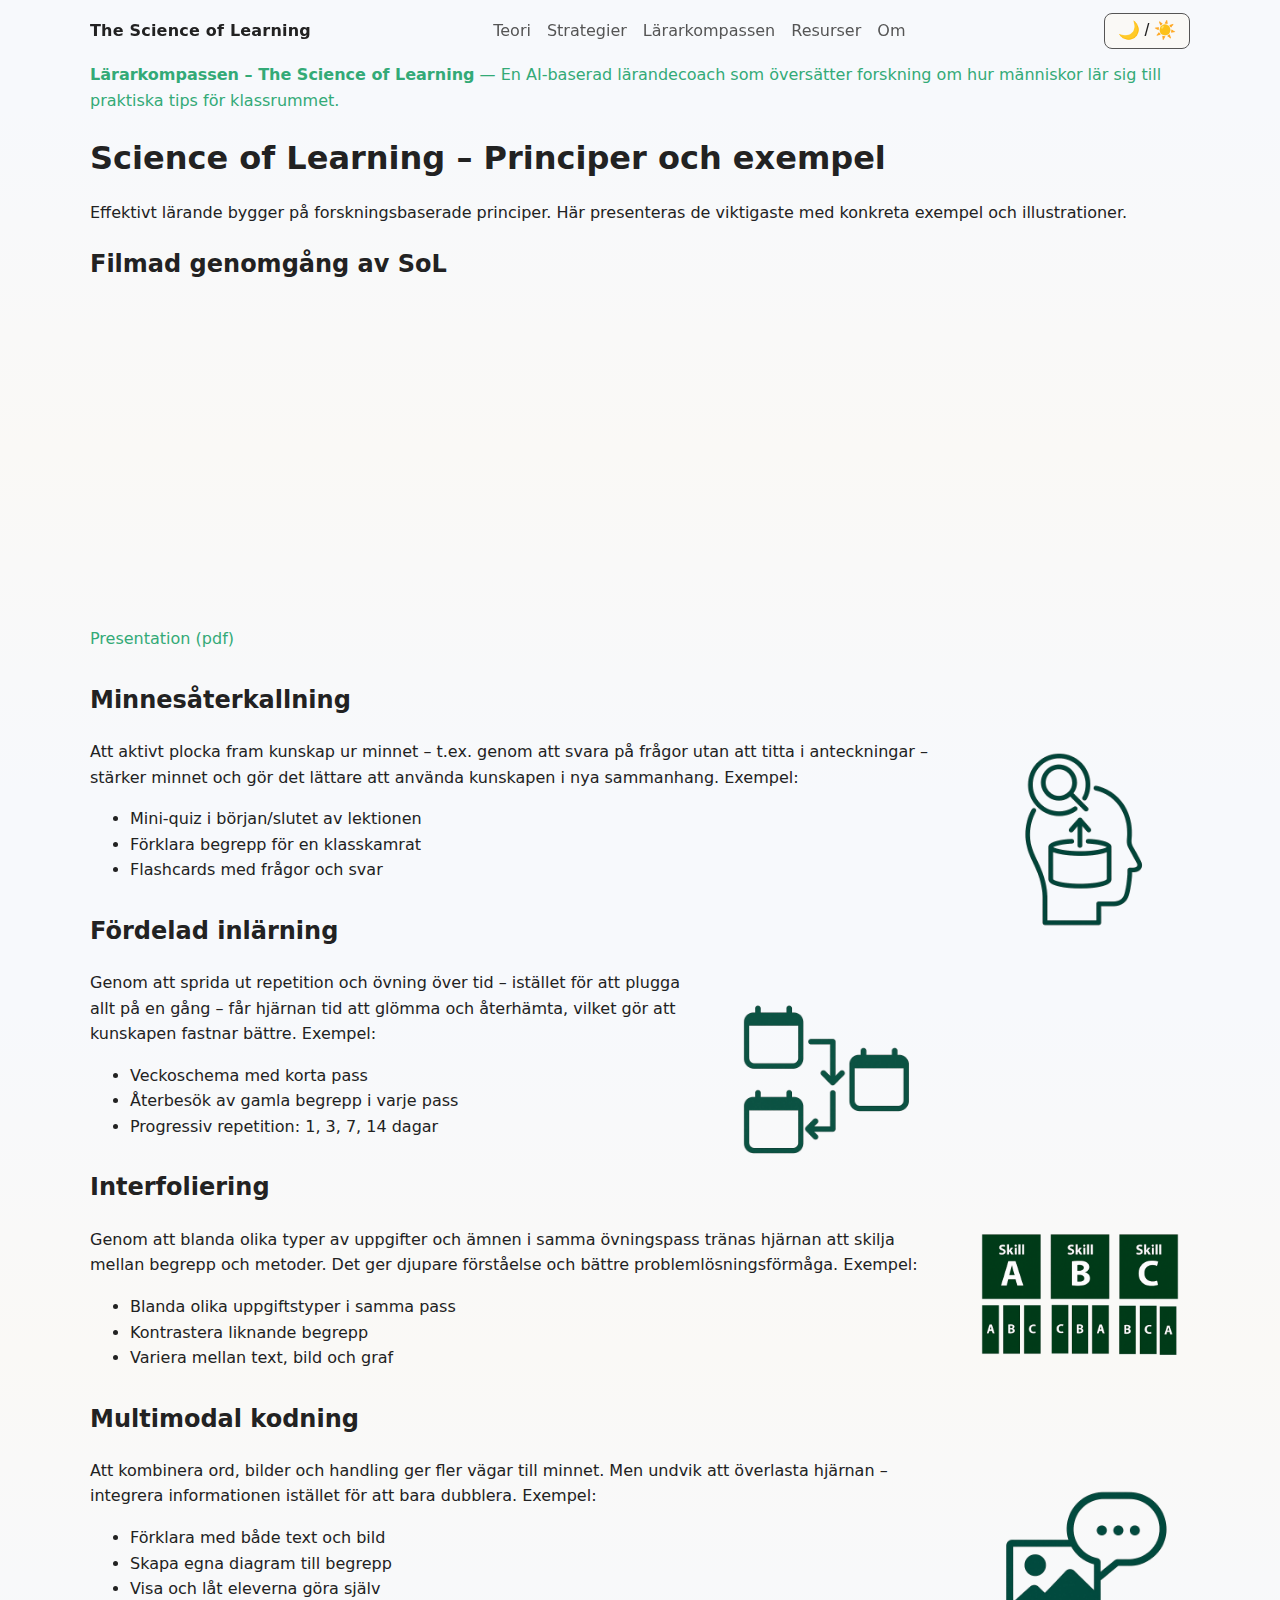
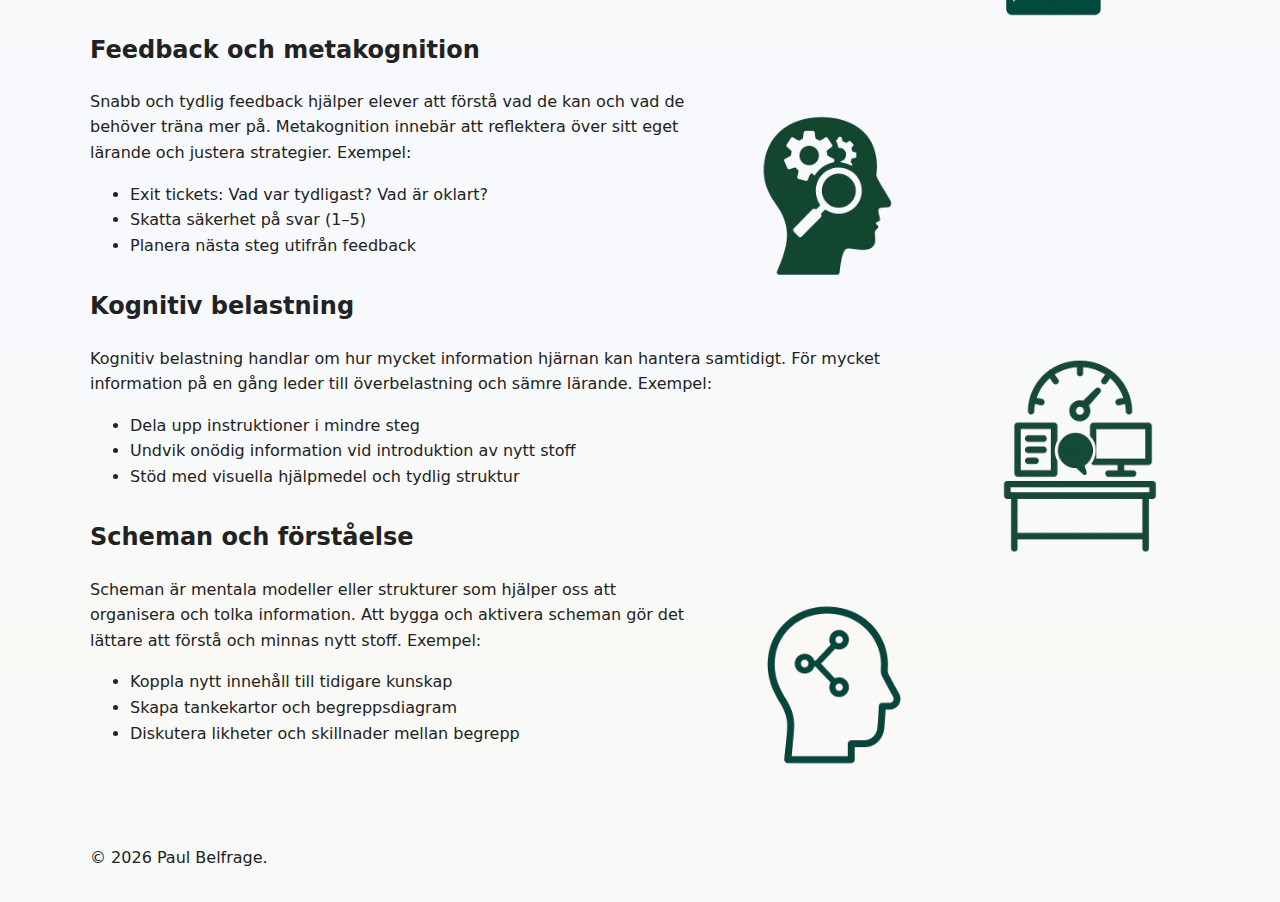
<file: index.html>
<!doctype html>
<html lang="sv">

<head>
    <meta charset="utf-8" />
    <meta name="viewport" content="width=device-width, initial-scale=1" />
    <title>Principer – The Science of Learning</title>
    <link rel="stylesheet" href="./assets/css/styles.css" />
</head>

<body>
    <a class="skip-link" href="#main">Hoppa till innehåll</a>
    <header class="site-header">
        <div class="container header-inner">
            <a class="brand" href="./">The Science of Learning</a>
            <nav aria-label="Huvudmeny">
                <button class="nav-toggle" aria-expanded="false" aria-controls="primary-nav">Meny</button>
                <ul id="primary-nav" class="nav">

                    <li><a href="teori.html">Teori</a></li>
                    <li><a href="strategier.html">Strategier</a></li>
                    <li><a href="lararkompassen.html">Lärarkompassen</a></li>
                    <li><a href="resurser.html">Resurser</a></li>
                    <li><a href="om.html">Om</a></li>
                </ul>
            </nav>
            <button id="theme-toggle" aria-label="Växla mörkt/ljust läge" style="margin-left:1rem;">🌙 / ☀️</button>
        </div>
    </header>

    </div>
    <div class="lararkompassen-banner container" role="region" aria-label="Lärarkompassen-banner">
        <p><a href="https://chatgpt.com/g/g-68f9e45269fc8191842785bf87837dce-larcoachen-the-science-of-learning"
                target="_blank" rel="noopener"><strong>Lärarkompassen – The Science of Learning</strong> — En AI-baserad
                lärandecoach som översätter forskning om hur människor lär sig till praktiska tips för klassrummet.</a>
        </p>
    </div>

    <main id="main" class="container">
        <h1>Science of Learning – Principer och exempel</h1>
        <p>Effektivt lärande bygger på forskningsbaserade principer. Här presenteras de viktigaste med konkreta exempel
            och
            illustrationer.</p>


        <section id="sol-video" aria-label="Filmad genomgång av SoL">
            <h2>Filmad genomgång av SoL</h2>

            <iframe width="560" height="315" src="https://www.youtube.com/embed/6C6BtXAGpTU?si=Blps6Oxj-lZ3axlH"
                title="YouTube video player" frameborder="0"
                allow="accelerometer; autoplay; clipboard-write; encrypted-media; gyroscope; picture-in-picture; web-share"
                referrerpolicy="strict-origin-when-cross-origin" allowfullscreen></iframe>
            <br>
            <a class="pres" href="content/tsol.pdf" target="_blank">Presentation (pdf)</a>
        </section>

        <section id="hamtning">
            <h2>Minnesåterkallning</h2>
            <img src="/content/minnesaterkallning.png" alt="Minnesåterkallning"
                style="max-width:220px;float:right;margin:0 0 1rem 2rem;">
            <p>Att aktivt plocka fram kunskap ur minnet – t.ex. genom att svara på frågor utan att titta i anteckningar
                –
                stärker minnet och gör det lättare att använda kunskapen i nya sammanhang. Exempel:</p>
            <ul>
                <li>Mini-quiz i början/slutet av lektionen</li>
                <li>Förklara begrepp för en klasskamrat</li>
                <li>Flashcards med frågor och svar</li>
            </ul>
        </section>

        <section id="fordelning">
            <h2>Fördelad inlärning</h2>
            <img src="/content/fordelad-inlarning.png" alt="Fördelad inlärning"
                style="max-width:220px;float:right;margin:0 0 1rem 2rem;">
            <p>Genom att sprida ut repetition och övning över tid – istället för att plugga allt på en gång – får
                hjärnan
                tid att glömma och återhämta, vilket gör att kunskapen fastnar bättre. Exempel:</p>
            <ul>
                <li>Veckoschema med korta pass</li>
                <li>Återbesök av gamla begrepp i varje pass</li>
                <li>Progressiv repetition: 1, 3, 7, 14 dagar</li>
            </ul>
        </section>

        <section id="vaxling">
            <h2>Interfoliering</h2>
            <img src="/content/interleaving.png" alt="Interfoliering"
                style="max-width:220px;float:right;margin:0 0 1rem 2rem;">
            <p>Genom att blanda olika typer av uppgifter och ämnen i samma övningspass tränas hjärnan att skilja mellan
                begrepp och metoder. Det ger djupare förståelse och bättre problemlösningsförmåga. Exempel:</p>
            <ul>
                <li>Blanda olika uppgiftstyper i samma pass</li>
                <li>Kontrastera liknande begrepp</li>
                <li>Variera mellan text, bild och graf</li>
            </ul>
        </section>

        <section id="dual">
            <h2>Multimodal kodning</h2>
            <img src="/content/dubbel-kodning.png" alt="Multimodal kodning"
                style="max-width:220px;float:right;margin:0 0 1rem 2rem;">
            <p>Att kombinera ord, bilder och handling ger fler vägar till minnet. Men undvik att överlasta hjärnan –
                integrera informationen istället för att bara dubblera. Exempel:</p>
            <ul>
                <li>Förklara med både text och bild</li>
                <li>Skapa egna diagram till begrepp</li>
                <li>Visa och låt eleverna göra själv</li>
            </ul>
        </section>

        <section id="feedback">
            <h2>Feedback och metakognition</h2>
            <img src="/content/metacog.png" alt="Feedback och metakognition"
                style="max-width:220px;float:right;margin:0 0 1rem 2rem;">
            <p>Snabb och tydlig feedback hjälper elever att förstå vad de kan och vad de behöver träna mer på.
                Metakognition innebär att reflektera över sitt eget lärande och justera strategier. Exempel:</p>
            <ul>
                <li>Exit tickets: Vad var tydligast? Vad är oklart?</li>
                <li>Skatta säkerhet på svar (1–5)</li>
                <li>Planera nästa steg utifrån feedback</li>
            </ul>
        </section>

        <section id="kog-belastning">
            <h2>Kognitiv belastning</h2>
            <img src="/content/kog-belast.png" alt="Kognitiv belastning"
                style="max-width:220px;float:right;margin:0 0 1rem 2rem;">
            <p>Kognitiv belastning handlar om hur mycket information hjärnan kan hantera samtidigt. För mycket
                information på en gång leder till överbelastning och sämre lärande. Exempel:</p>
            <ul>
                <li>Dela upp instruktioner i mindre steg</li>
                <li>Undvik onödig information vid introduktion av nytt stoff</li>
                <li>Stöd med visuella hjälpmedel och tydlig struktur</li>
            </ul>
        </section>

        <section id="schema">
            <h2>Scheman och förståelse</h2>
            <img src="/content/schema.png" alt="Scheman och förståelse"
                style="max-width:220px;float:right;margin:0 0 1rem 2rem;">
            <p>Scheman är mentala modeller eller strukturer som hjälper oss att organisera och tolka information. Att
                bygga och aktivera scheman gör det lättare att förstå och minnas nytt stoff. Exempel:</p>
            <ul>
                <li>Koppla nytt innehåll till tidigare kunskap</li>
                <li>Skapa tankekartor och begreppsdiagram</li>
                <li>Diskutera likheter och skillnader mellan begrepp</li>
            </ul>
        </section>
    </main>

    <footer class="site-footer">
        <div class="container footer-inner">
            <p>© <span id="year"></span> Paul Belfrage.</p>
        </div>
    </footer>
    <script src="./assets/js/main.js"></script>
</body>

</html>
</file>
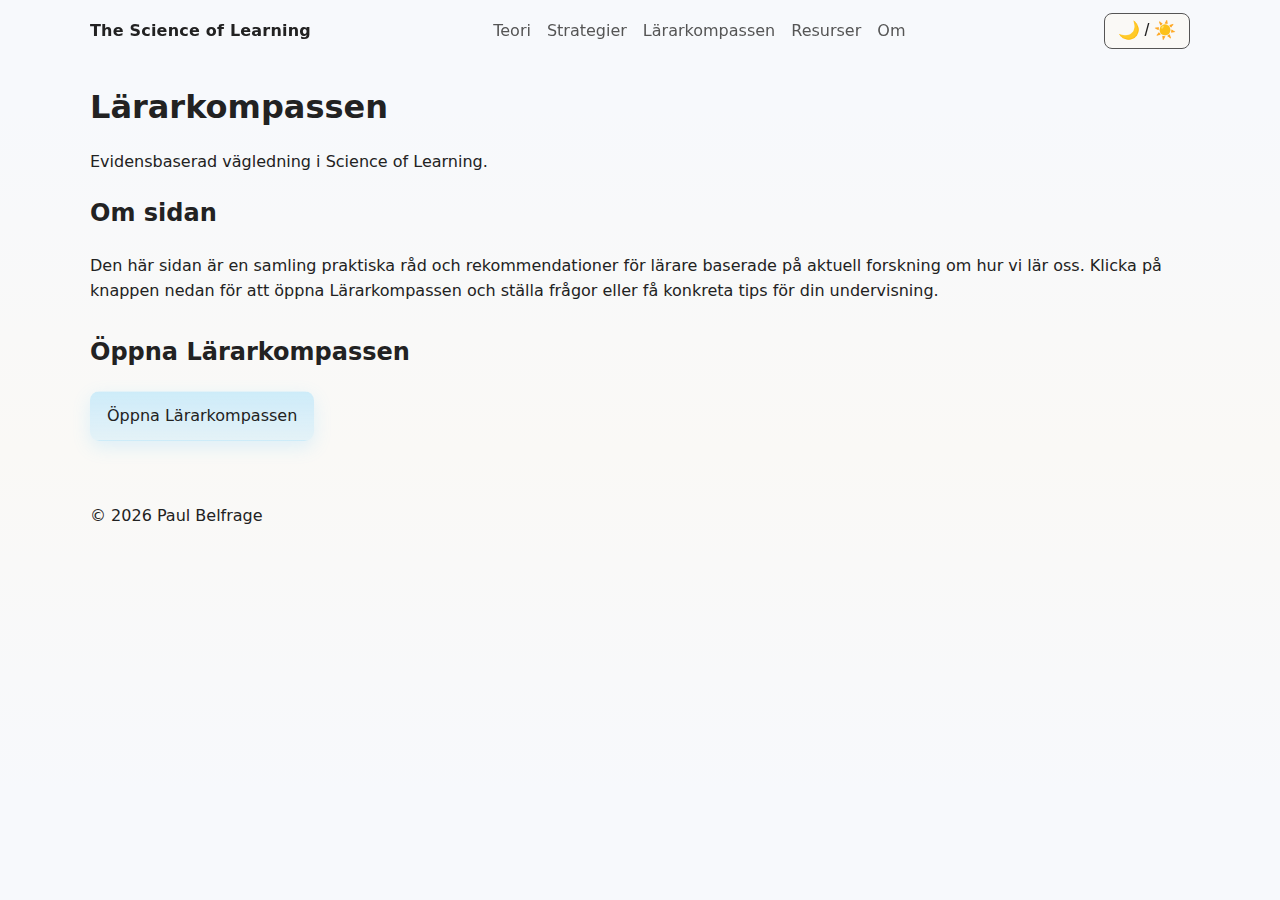
<file: lararkompassen.html>
<!doctype html>
<html lang="sv">

<head>
    <meta charset="utf-8" />
    <meta name="viewport" content="width=device-width, initial-scale=1" />
    <title>Lärarkompassen – The Science of Learning</title>
    <link rel="stylesheet" href="./assets/css/styles.css" />
</head>

<body>
    <a class="skip-link" href="#main">Hoppa till innehåll</a>
    <header class="site-header">
        <div class="container header-inner">
            <a class="brand" href="./">The Science of Learning</a>
            <nav aria-label="Huvudmeny">
                <button class="nav-toggle" aria-expanded="false" aria-controls="primary-nav">Meny</button>
                <ul id="primary-nav" class="nav">

                    <li><a href="teori.html">Teori</a></li>
                    <li><a href="strategier.html">Strategier</a></li>
                    <li><a href="lararkompassen.html">Lärarkompassen</a></li>
                    <li><a href="resurser.html">Resurser</a></li>
                    <li><a href="om.html">Om</a></li>
                </ul>
            </nav>
            <button id="theme-toggle" aria-label="Växla mörkt/ljust läge" style="margin-left:1rem;">🌙 / ☀️</button>
        </div>
    </header>



    <main id="main" class="container">
        <h1>Lärarkompassen</h1>
        <p class="lead">Evidensbaserad vägledning i Science of Learning.</p>

        <section>
            <h2>Om sidan</h2>
            <p>Den här sidan är en samling praktiska råd och rekommendationer för lärare baserade på aktuell forskning
                om hur vi lär oss. Klicka på knappen nedan för att öppna Lärarkompassen och ställa frågor eller få
                konkreta tips för din undervisning.</p>
        </section>

        <section>
            <h2>Öppna Lärarkompassen</h2>
            <p><a class="btn primary"
                    href="https://chatgpt.com/g/g-68f9e45269fc8191842785bf87837dce-larcoachen-the-science-of-learning"
                    target="_blank" rel="noopener">Öppna Lärarkompassen</a></p>
        </section>

    </main>

    <footer class="site-footer">
        <div class="container footer-inner">
            <p>© <span id="year"></span> Paul Belfrage</p>
        </div>
    </footer>
    <script src="./assets/js/main.js"></script>
</body>

</html>
</file>
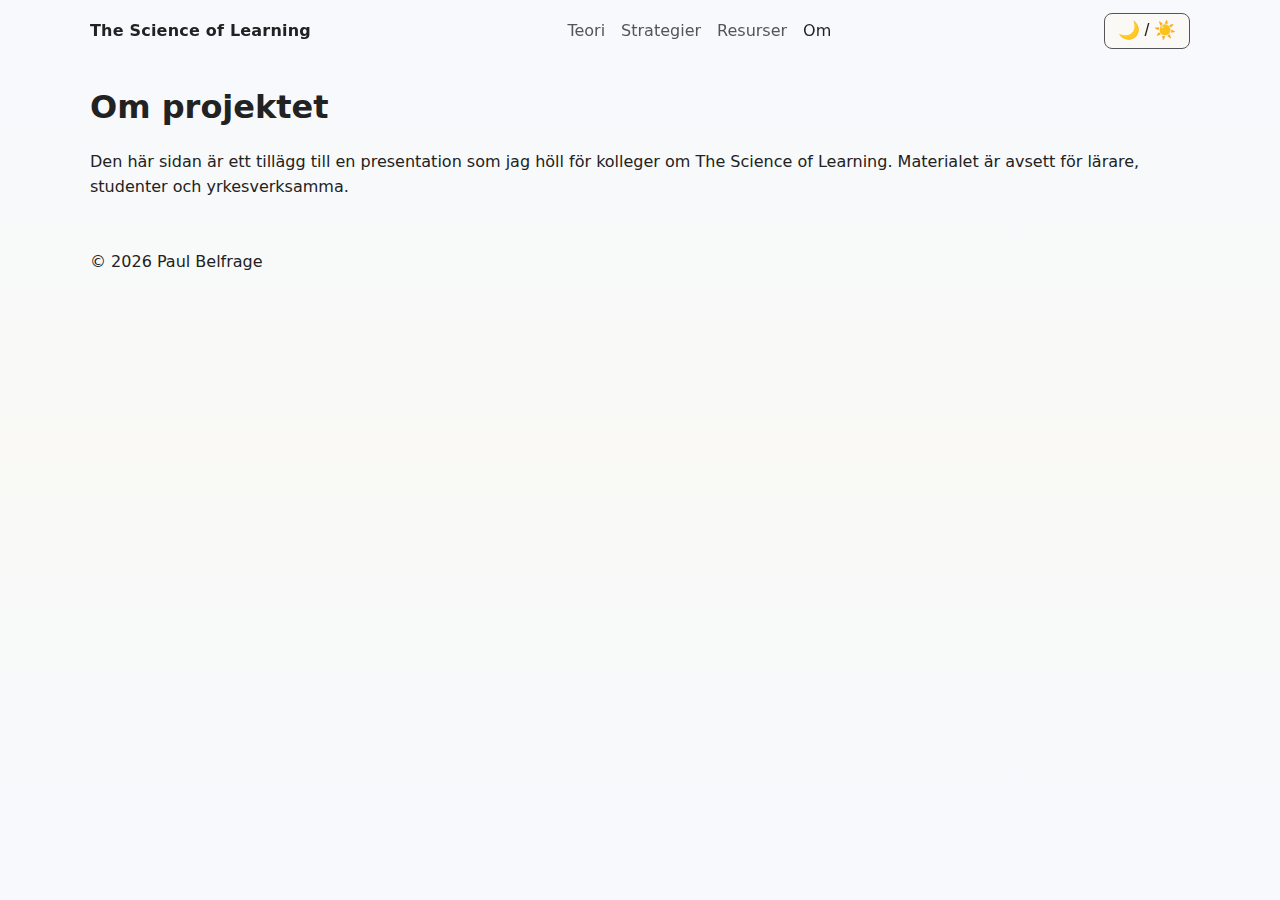
<file: om.html>
<!doctype html>
<html lang="sv">

<head>
    <meta charset="utf-8" />
    <meta name="viewport" content="width=device-width, initial-scale=1" />
    <title>Om – The Science of Learning</title>
    <link rel="stylesheet" href="./assets/css/styles.css" />
</head>

<body>
    <a class="skip-link" href="#main">Hoppa till innehåll</a>
    <header class="site-header">
        <div class="container header-inner">
            <a class="brand" href="./">The Science of Learning</a>
            <nav aria-label="Huvudmeny">
                <button class="nav-toggle" aria-expanded="false" aria-controls="primary-nav">Meny</button>
                <ul id="primary-nav" class="nav">

                    <li><a href="teori.html">Teori</a></li>
                    <li><a href="strategier.html">Strategier</a></li>
                    <li><a href="resurser.html">Resurser</a></li>
                    <li><a aria-current="page" href="om.html">Om</a></li>
                </ul>
            </nav>
            <button id="theme-toggle" aria-label="Växla mörkt/ljust läge" style="margin-left:1rem;">🌙 / ☀️</button>
        </div>
    </header>

    <main id="main" class="container">
        <h1>Om projektet</h1>
        <p>Den här sidan är ett tillägg till en presentation som jag höll för kolleger om The Science of Learning.
            Materialet är avsett
            för lärare, studenter och yrkesverksamma.</p>

    </main>

    <footer class="site-footer">
        <div class="container footer-inner">
            <p>© <span id="year"></span> Paul Belfrage</p>
        </div>
    </footer>
    <script src="./assets/js/main.js"></script>
</body>

</html>
</file>
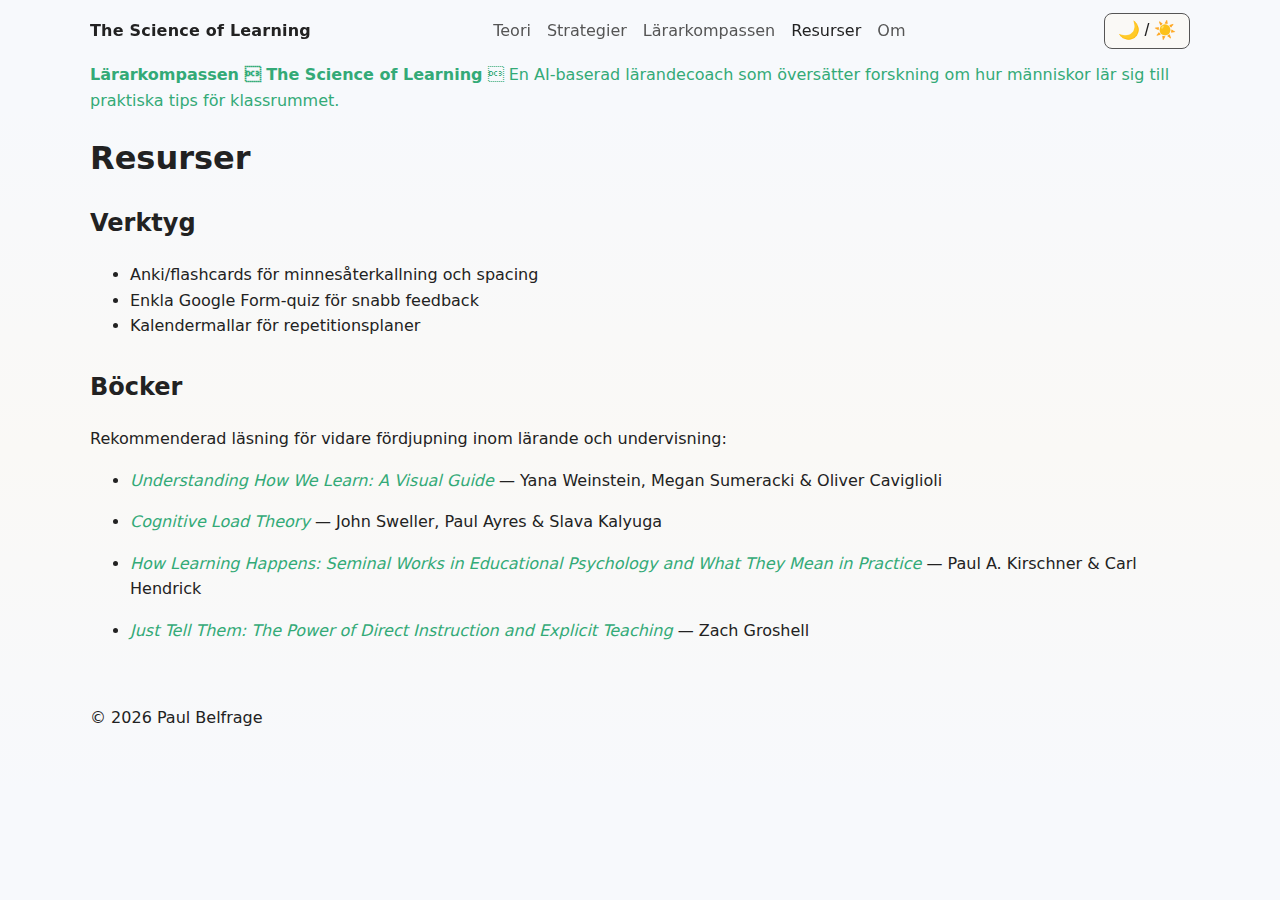
<file: resurser.html>
<!doctype html>
<html lang="sv">

<head>
    <meta charset="utf-8" />
    <meta name="viewport" content="width=device-width, initial-scale=1" />
    <title>Resurser – The Science of Learning</title>
    <link rel="stylesheet" href="./assets/css/styles.css" />
</head>

<body>
    <a class="skip-link" href="#main">Hoppa till innehåll</a>
    <header class="site-header">
        <div class="container header-inner">
            <a class="brand" href="./">The Science of Learning</a>
            <nav aria-label="Huvudmeny">
                <button class="nav-toggle" aria-expanded="false" aria-controls="primary-nav">Meny</button>
                <ul id="primary-nav" class="nav">

                    <li><a href="teori.html">Teori</a></li>
                    <li><a href="strategier.html">Strategier</a></li>
                    <li><a href="lararkompassen.html">Lärarkompassen</a></li>
                    <li><a aria-current="page" href="resurser.html">Resurser</a></li>
                    <li><a href="om.html">Om</a></li>
                </ul>
            </nav>
            <button id="theme-toggle" aria-label="Växla mörkt/ljust läge" style="margin-left:1rem;">🌙 / ☀️</button>
        </div>
    </header>
    <div class="lararkompassen-banner container" role="region" aria-label="Lärarkompassen-banner">
        <p><a href="https://chatgpt.com/g/g-68f9e45269fc8191842785bf87837dce-larcoachen-the-science-of-learning"
                target="_blank" rel="noopener"><strong>Lärarkompassen  The Science of Learning</strong>  En AI-baserad
                lärandecoach som översätter forskning om hur människor lär sig till praktiska tips för klassrummet.</a>
        </p>
    </div>


    <main id="main" class="container">
        <h1>Resurser</h1>

        <section>
            <h2>Verktyg</h2>
            <ul>
                <li>Anki/flashcards för minnesåterkallning och spacing</li>
                <li>Enkla Google Form-quiz för snabb feedback</li>
                <li>Kalendermallar för repetitionsplaner</li>
            </ul>
        </section>


        <section aria-labelledby="books-heading">
            <h2 id="books-heading">Böcker</h2>
            <p>Rekommenderad läsning för vidare fördjupning inom lärande och undervisning:</p>
            <ul class="book-list">
                <li>
                    <p class="book-entry"><cite><a
                                href="https://www.bokfynd.nu/9781138561724/understanding-how-we-learn/" rel="noopener"
                                target="_blank">Understanding How We Learn: A Visual Guide</a></cite> —
                        <span class="book-authors">Yana Weinstein, Megan Sumeracki &amp; Oliver Caviglioli</span>
                    </p>
                </li>
                <li>
                    <p class="book-entry"><cite><a
                                href="https://www.bokfynd.nu/9781913622237/swellers-cognitive-load-theory-in-action/"
                                rel="noopener" target="_blank">Cognitive Load Theory</a></cite> — <span
                            class="book-authors">John Sweller, Paul Ayres &amp; Slava Kalyuga</span></p>
                </li>
                <li>
                    <p class="book-entry"><cite><a href="https://www.bokfynd.nu/9781032498393/how-learning-happens/"
                                rel="noopener" target="_blank">How Learning Happens: Seminal Works in Educational
                                Psychology and What They Mean in Practice</a></cite> — <span class="book-authors">Paul
                            A. Kirschner &amp; Carl Hendrick</span></p>
                </li>
                <li>
                    <p class="book-entry"><cite><a
                                href="https://www.bokfynd.nu/9781036003685/just-tell-them-the-power-of-explanations-and-explicit-teaching/"
                                rel="noopener" target="_blank">Just Tell Them: The Power of Direct Instruction and
                                Explicit Teaching</a></cite> — <span class="book-authors">Zach Groshell</span></p>
                </li>
            </ul>
        </section>
    </main>

    <footer class="site-footer">
        <div class="container footer-inner">
            <p>© <span id="year"></span> Paul Belfrage</p>
        </div>
    </footer>
    <script src="./assets/js/main.js"></script>
</body>

</html>
</file>
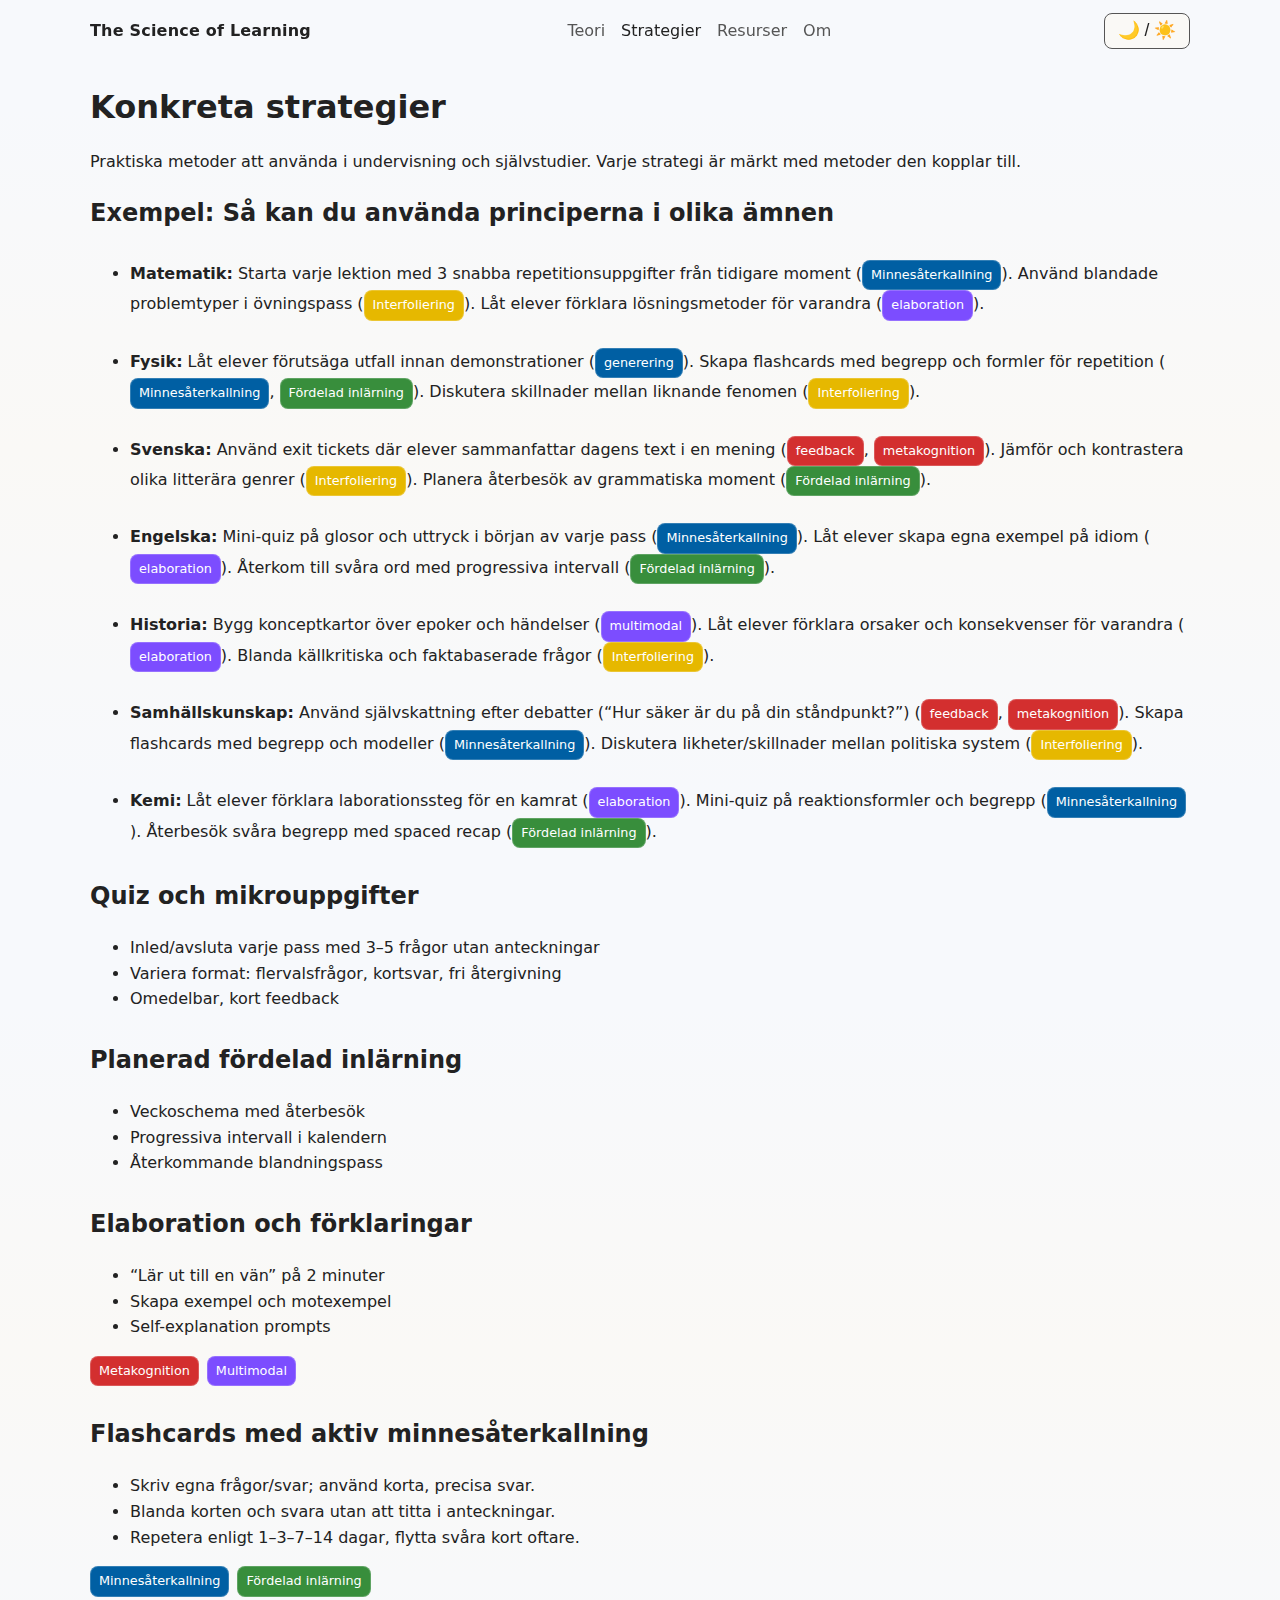
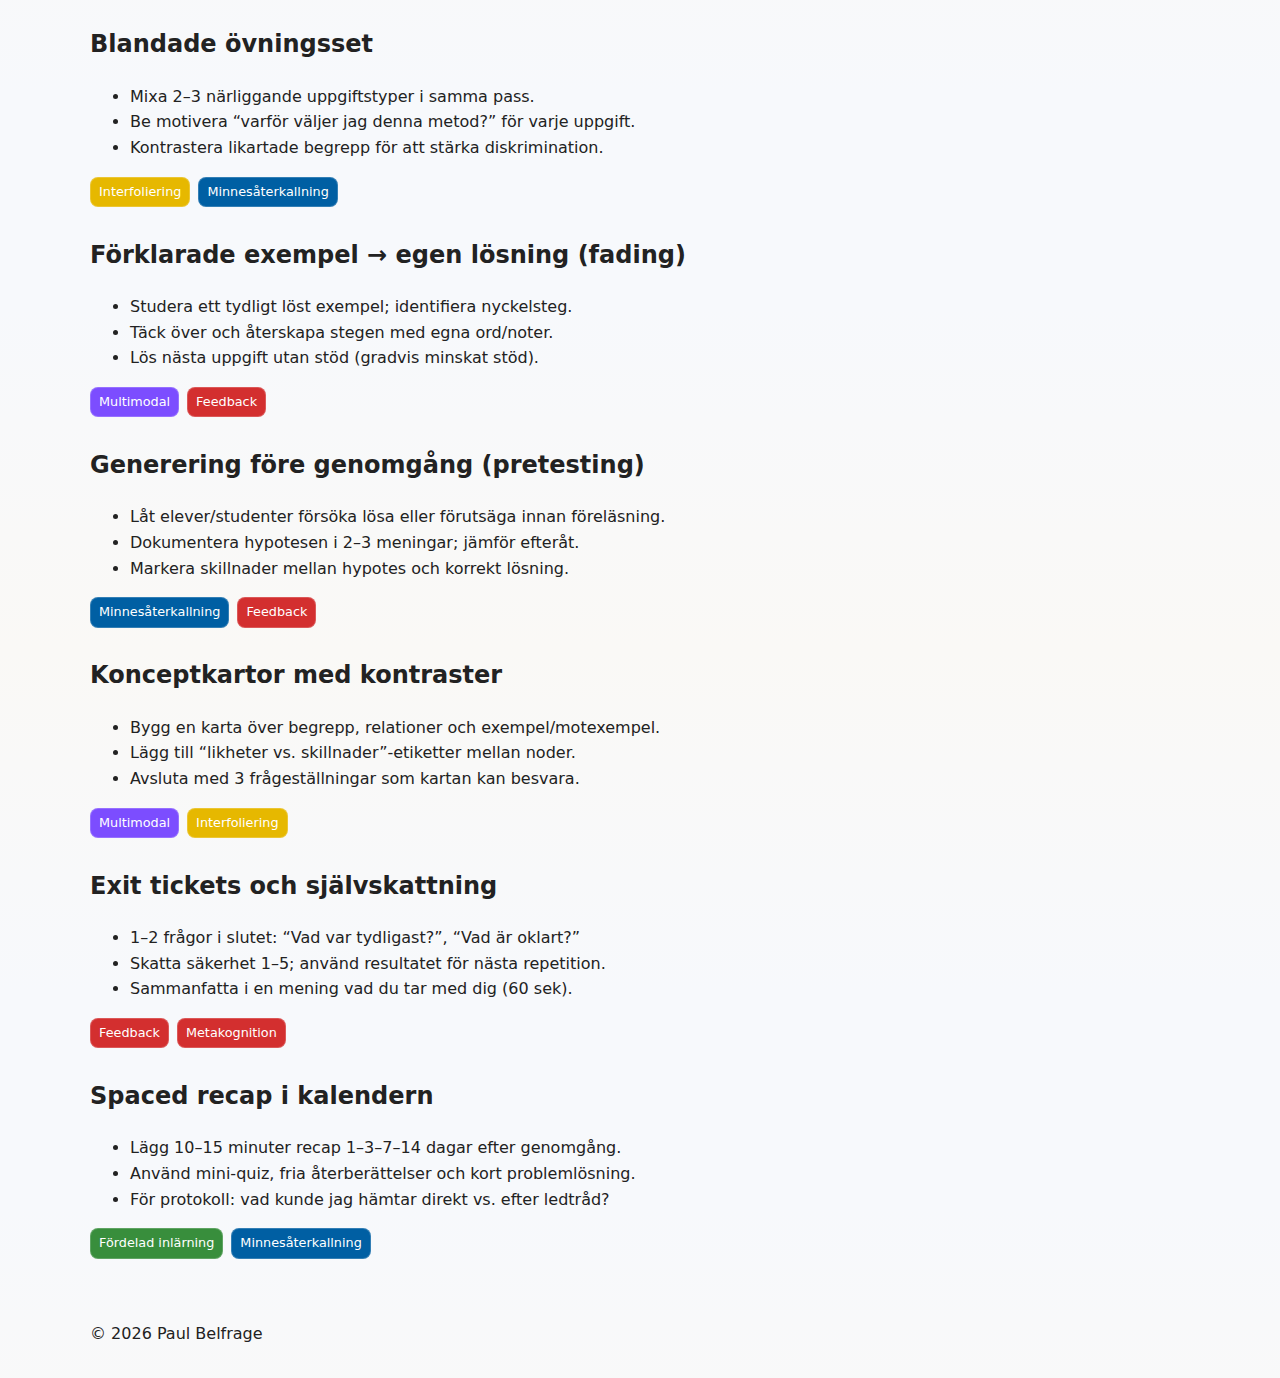
<file: strategier.html>
<!doctype html>
<html lang="sv">

<head>
    <meta charset="utf-8" />
    <meta name="viewport" content="width=device-width, initial-scale=1" />
    <title>Strategier – The Science of Learning</title>
    <link rel="stylesheet" href="./assets/css/styles.css" />
</head>

<body>
    <a class="skip-link" href="#main">Hoppa till innehåll</a>
    <header class="site-header">
        <div class="container header-inner">
            <a class="brand" href="./">The Science of Learning</a>
            <nav aria-label="Huvudmeny">
                <button class="nav-toggle" aria-expanded="false" aria-controls="primary-nav">Meny</button>
                <ul id="primary-nav" class="nav">

                    <li><a href="teori.html">Teori</a></li>
                    <li><a aria-current="page" href="strategier.html">Strategier</a></li>
                    <li><a href="resurser.html">Resurser</a></li>
                    <li><a href="om.html">Om</a></li>
                </ul>
            </nav>
            <button id="theme-toggle" aria-label="Växla mörkt/ljust läge" style="margin-left:1rem;">🌙 / ☀️</button>
        </div>
    </header>

    <main id="main" class="container">
        <h1>Konkreta strategier</h1>
        <p>Praktiska metoder att använda i undervisning och självstudier. Varje strategi är märkt med metoder den
            kopplar till.</p>

        <!-- Praktiska exempel för gymnasielärare -->
        <section>
            <h2>Exempel: Så kan du använda principerna i olika ämnen</h2>
            <ul class="subjects">
                <li>
                    <strong>Matematik:</strong> Starta varje lektion med 3 snabba repetitionsuppgifter från tidigare
                    moment (<span class="badge retrieval">Minnesåterkallning</span>). Använd blandade problemtyper i
                    övningspass
                    (<span class="badge interleaving">Interfoliering</span>). Låt elever förklara lösningsmetoder för
                    varandra
                    (<span class="badge multimodal">elaboration</span>).
                </li>

                <li>
                    <strong>Fysik:</strong> Låt elever förutsäga utfall innan demonstrationer (<span
                        class="badge retrieval">generering</span>). Skapa flashcards med begrepp och formler för
                    repetition (<span class="badge retrieval">Minnesåterkallning</span>, <span
                        class="badge spacing">Fördelad inlärning</span>). Diskutera skillnader mellan liknande fenomen
                    (<span class="badge interleaving">Interfoliering</span>).
                </li>
                <li>
                    <strong>Svenska:</strong> Använd exit tickets där elever sammanfattar dagens text i en mening (<span
                        class="badge feedback">feedback</span>, <span class="badge feedback">metakognition</span>).
                    Jämför och kontrastera olika litterära genrer (<span
                        class="badge interleaving">Interfoliering</span>).
                    Planera återbesök av grammatiska moment (<span class="badge spacing">Fördelad inlärning</span>).
                </li>
                <li>
                    <strong>Engelska:</strong> Mini-quiz på glosor och uttryck i början av varje pass (<span
                        class="badge retrieval">Minnesåterkallning</span>). Låt elever skapa egna exempel på idiom
                    (<span class="badge multimodal">elaboration</span>). Återkom till svåra ord med progressiva
                    intervall
                    (<span class="badge spacing">Fördelad inlärning</span>).
                </li>
                <li>
                    <strong>Historia:</strong> Bygg konceptkartor över epoker och händelser (<span
                        class="badge multimodal">multimodal</span>). Låt elever förklara orsaker och konsekvenser för
                    varandra (<span class="badge multimodal">elaboration</span>). Blanda källkritiska och faktabaserade
                    frågor (<span class="badge interleaving">Interfoliering</span>).
                </li>
                <li>
                    <strong>Samhällskunskap:</strong> Använd självskattning efter debatter (“Hur säker är du på din
                    ståndpunkt?”) (<span class="badge feedback">feedback</span>, <span
                        class="badge feedback">metakognition</span>). Skapa flashcards med begrepp och modeller (<span
                        class="badge retrieval">Minnesåterkallning</span>). Diskutera likheter/skillnader mellan
                    politiska system
                    (<span class="badge interleaving">Interfoliering</span>).
                </li>
                <li>
                    <strong>Kemi:</strong> Låt elever förklara laborationssteg för en kamrat (<span
                        class="badge multimodal">elaboration</span>). Mini-quiz på reaktionsformler och begrepp (<span
                        class="badge retrieval">Minnesåterkallning</span>). Återbesök svåra begrepp med spaced recap
                    (<span class="badge spacing">Fördelad inlärning</span>).
                </li>
            </ul>
        </section>

        <section>
            <h2>Quiz och mikrouppgifter</h2>
            <ul>
                <li>Inled/avsluta varje pass med 3–5 frågor utan anteckningar</li>
                <li>Variera format: flervalsfrågor, kortsvar, fri återgivning</li>
                <li>Omedelbar, kort feedback</li>
            </ul>

        </section>

        <section>
            <h2>Planerad fördelad inlärning</h2>
            <ul>
                <li>Veckoschema med återbesök</li>
                <li>Progressiva intervall i kalendern</li>
                <li>Återkommande blandningspass</li>
            </ul>

        </section>

        <section>
            <h2>Elaboration och förklaringar</h2>
            <ul>
                <li>“Lär ut till en vän” på 2 minuter</li>
                <li>Skapa exempel och motexempel</li>
                <li>Self-explanation prompts</li>
            </ul>

            <div class="badges">
                <a class="badge feedback" href="./principer.html#feedback">Metakognition</a>
                <a class="badge multimodal" href="./principer.html#dual">Multimodal</a>
            </div>
        </section>

        <section>
            <h2>Flashcards med aktiv minnesåterkallning</h2>
            <ul>
                <li>Skriv egna frågor/svar; använd korta, precisa svar.</li>
                <li>Blanda korten och svara utan att titta i anteckningar.</li>
                <li>Repetera enligt 1–3–7–14 dagar, flytta svåra kort oftare.</li>
            </ul>
            <div class="badges">
                <a class="badge retrieval" href="./principer.html#hamtning">Minnesåterkallning</a>
                <a class="badge spacing" href="./principer.html#fordelning">Fördelad inlärning</a>
            </div>
        </section>

        <section>
            <h2>Blandade övningsset</h2>
            <ul>
                <li>Mixa 2–3 närliggande uppgiftstyper i samma pass.</li>
                <li>Be motivera “varför väljer jag denna metod?” för varje uppgift.</li>
                <li>Kontrastera likartade begrepp för att stärka diskrimination.</li>
            </ul>
            <div class="badges">
                <a class="badge interleaving" href="./principer.html#vaxling">Interfoliering</a>
                <a class="badge retrieval" href="./principer.html#hamtning">Minnesåterkallning</a>
            </div>
        </section>

        <section>
            <h2>Förklarade exempel → egen lösning (fading)</h2>
            <ul>
                <li>Studera ett tydligt löst exempel; identifiera nyckelsteg.</li>
                <li>Täck över och återskapa stegen med egna ord/noter.</li>
                <li>Lös nästa uppgift utan stöd (gradvis minskat stöd).</li>
            </ul>
            <div class="badges">
                <a class="badge multimodal" href="./principer.html#dual">Multimodal</a>
                <a class="badge feedback" href="./principer.html#feedback">Feedback</a>
            </div>
        </section>

        <section>
            <h2>Generering före genomgång (pretesting)</h2>
            <ul>
                <li>Låt elever/studenter försöka lösa eller förutsäga innan föreläsning.</li>
                <li>Dokumentera hypotesen i 2–3 meningar; jämför efteråt.</li>
                <li>Markera skillnader mellan hypotes och korrekt lösning.</li>
            </ul>
            <div class="badges">
                <a class="badge retrieval" href="./principer.html#hamtning">Minnesåterkallning</a>
                <a class="badge feedback" href="./principer.html#feedback">Feedback</a>
            </div>
        </section>

        <section>
            <h2>Konceptkartor med kontraster</h2>
            <ul>
                <li>Bygg en karta över begrepp, relationer och exempel/motexempel.</li>
                <li>Lägg till “likheter vs. skillnader”-etiketter mellan noder.</li>
                <li>Avsluta med 3 frågeställningar som kartan kan besvara.</li>
            </ul>
            <div class="badges">
                <a class="badge multimodal" href="./principer.html#dual">Multimodal</a>
                <a class="badge interleaving" href="./principer.html#vaxling">Interfoliering</a>
            </div>
        </section>

        <section>
            <h2>Exit tickets och självskattning</h2>
            <ul>
                <li>1–2 frågor i slutet: “Vad var tydligast?”, “Vad är oklart?”</li>
                <li>Skatta säkerhet 1–5; använd resultatet för nästa repetition.</li>
                <li>Sammanfatta i en mening vad du tar med dig (60 sek).</li>
            </ul>
            <div class="badges">
                <a class="badge feedback" href="./principer.html#feedback">Feedback</a>
                <a class="badge feedback" href="./principer.html#feedback">Metakognition</a>
            </div>
        </section>

        <section>
            <h2>Spaced recap i kalendern</h2>
            <ul>
                <li>Lägg 10–15 minuter recap 1–3–7–14 dagar efter genomgång.</li>
                <li>Använd mini-quiz, fria återberättelser och kort problemlösning.</li>
                <li>För protokoll: vad kunde jag hämtar direkt vs. efter ledtråd?</li>
            </ul>
            <div class="badges">
                <a class="badge spacing" href="./principer.html#fordelning">Fördelad inlärning</a>
                <a class="badge retrieval" href="./principer.html#hamtning">Minnesåterkallning</a>
            </div>
        </section>
    </main>

    <footer class="site-footer">
        <div class="container footer-inner">
            <p>© <span id="year"></span> Paul Belfrage</p>
        </div>
    </footer>
    <script src="./assets/js/main.js"></script>
</body>

</html>
</file>
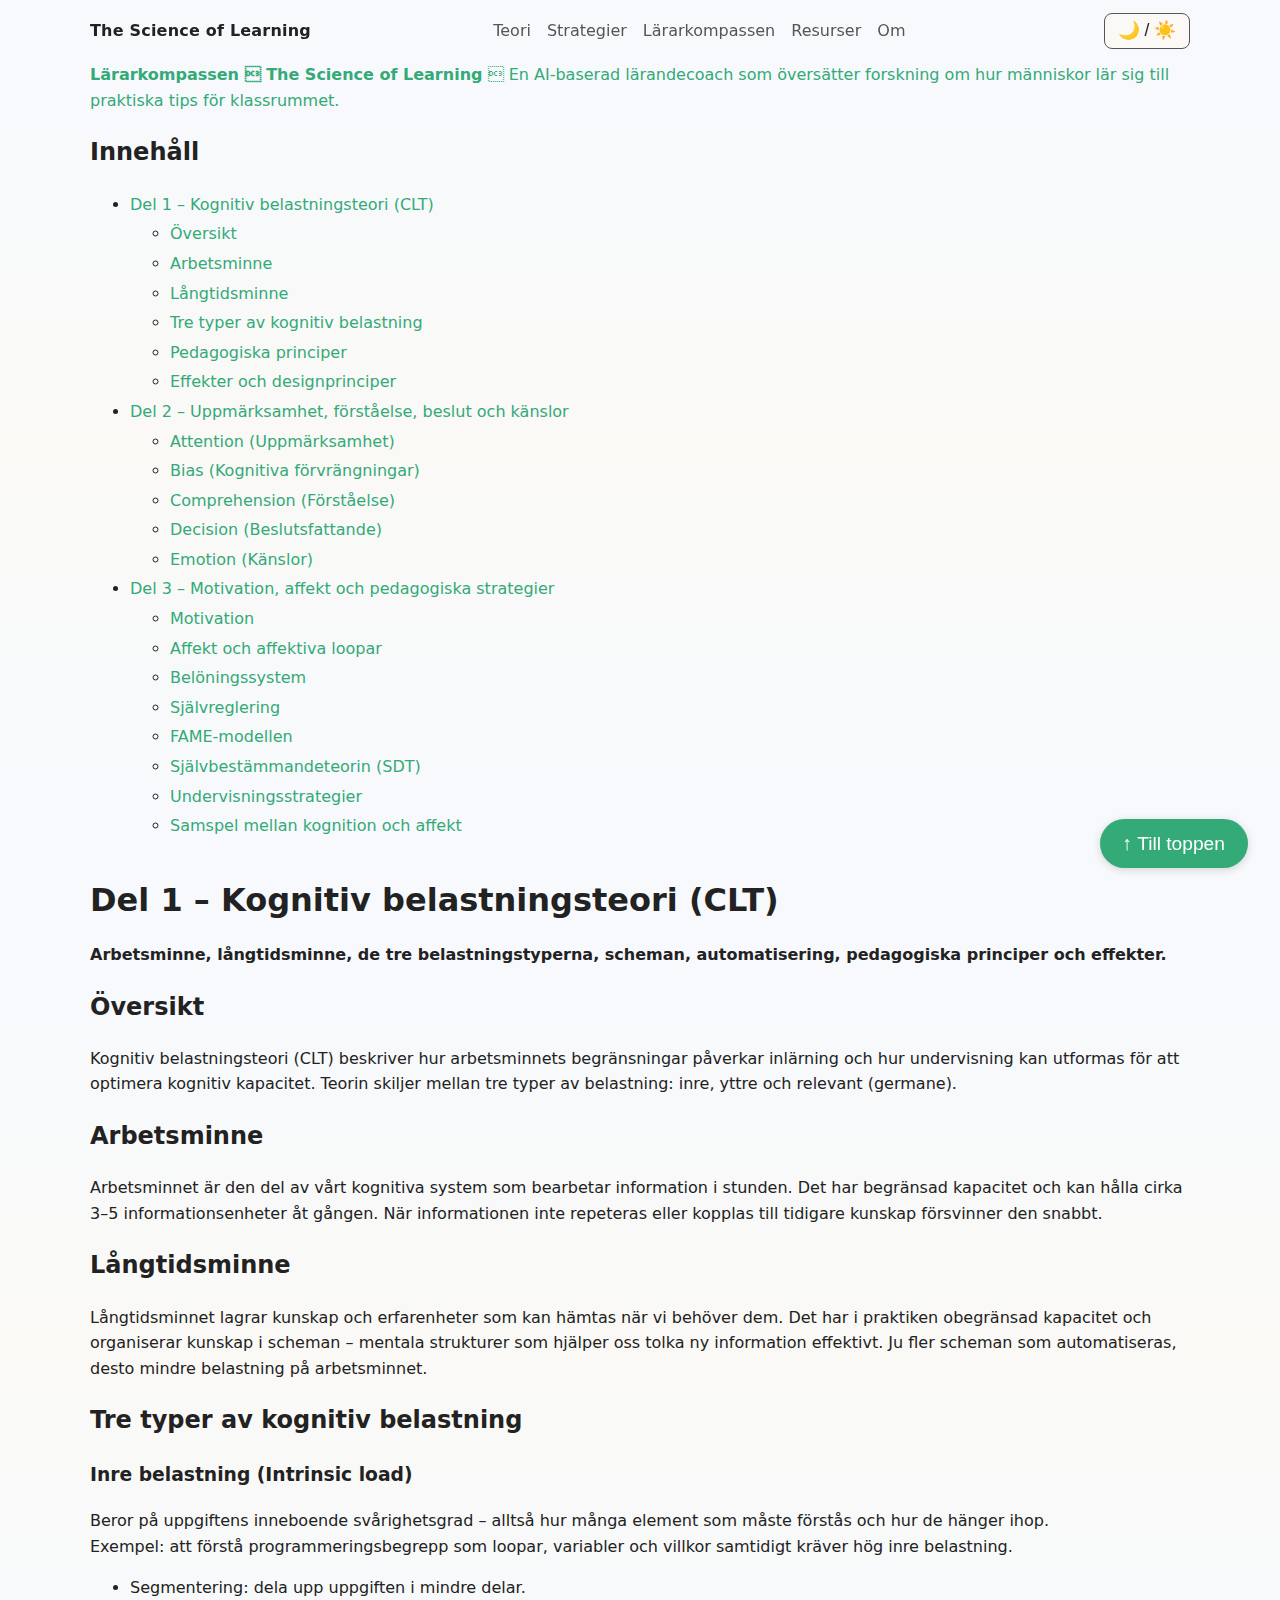
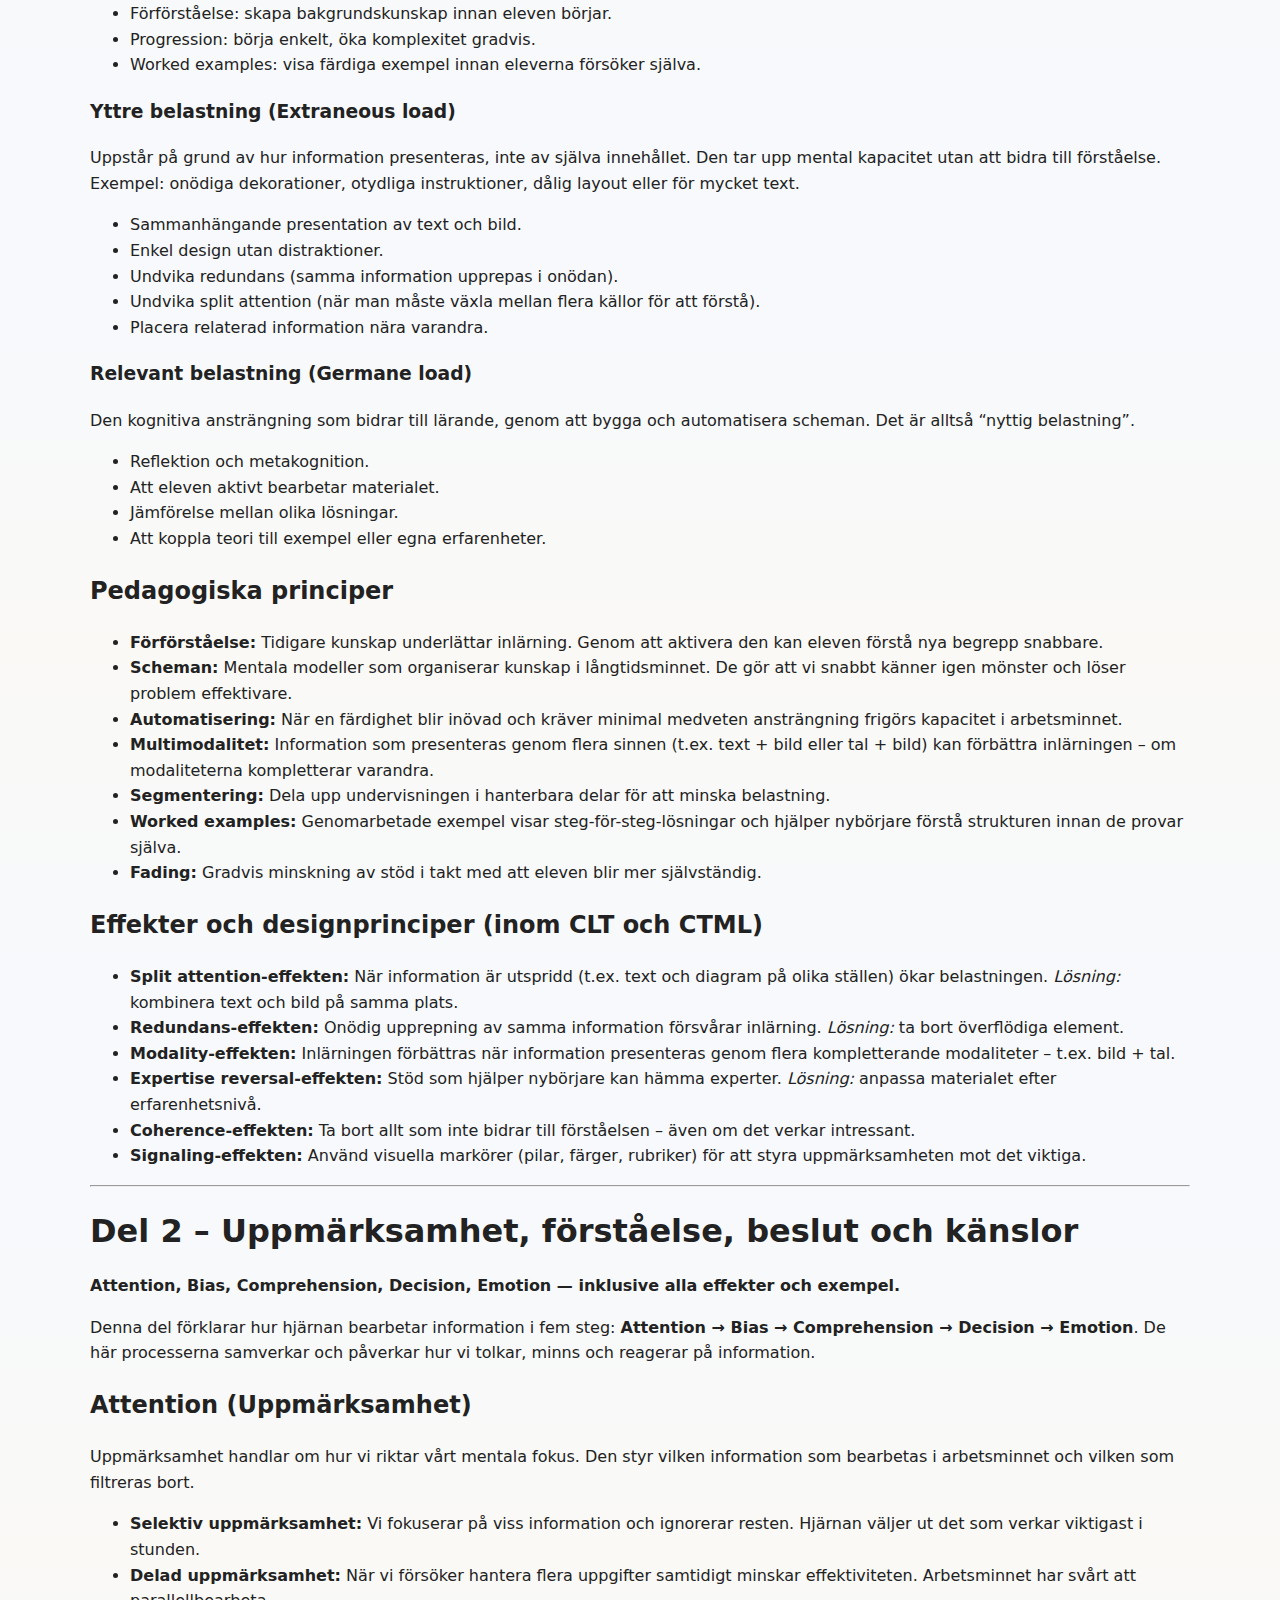
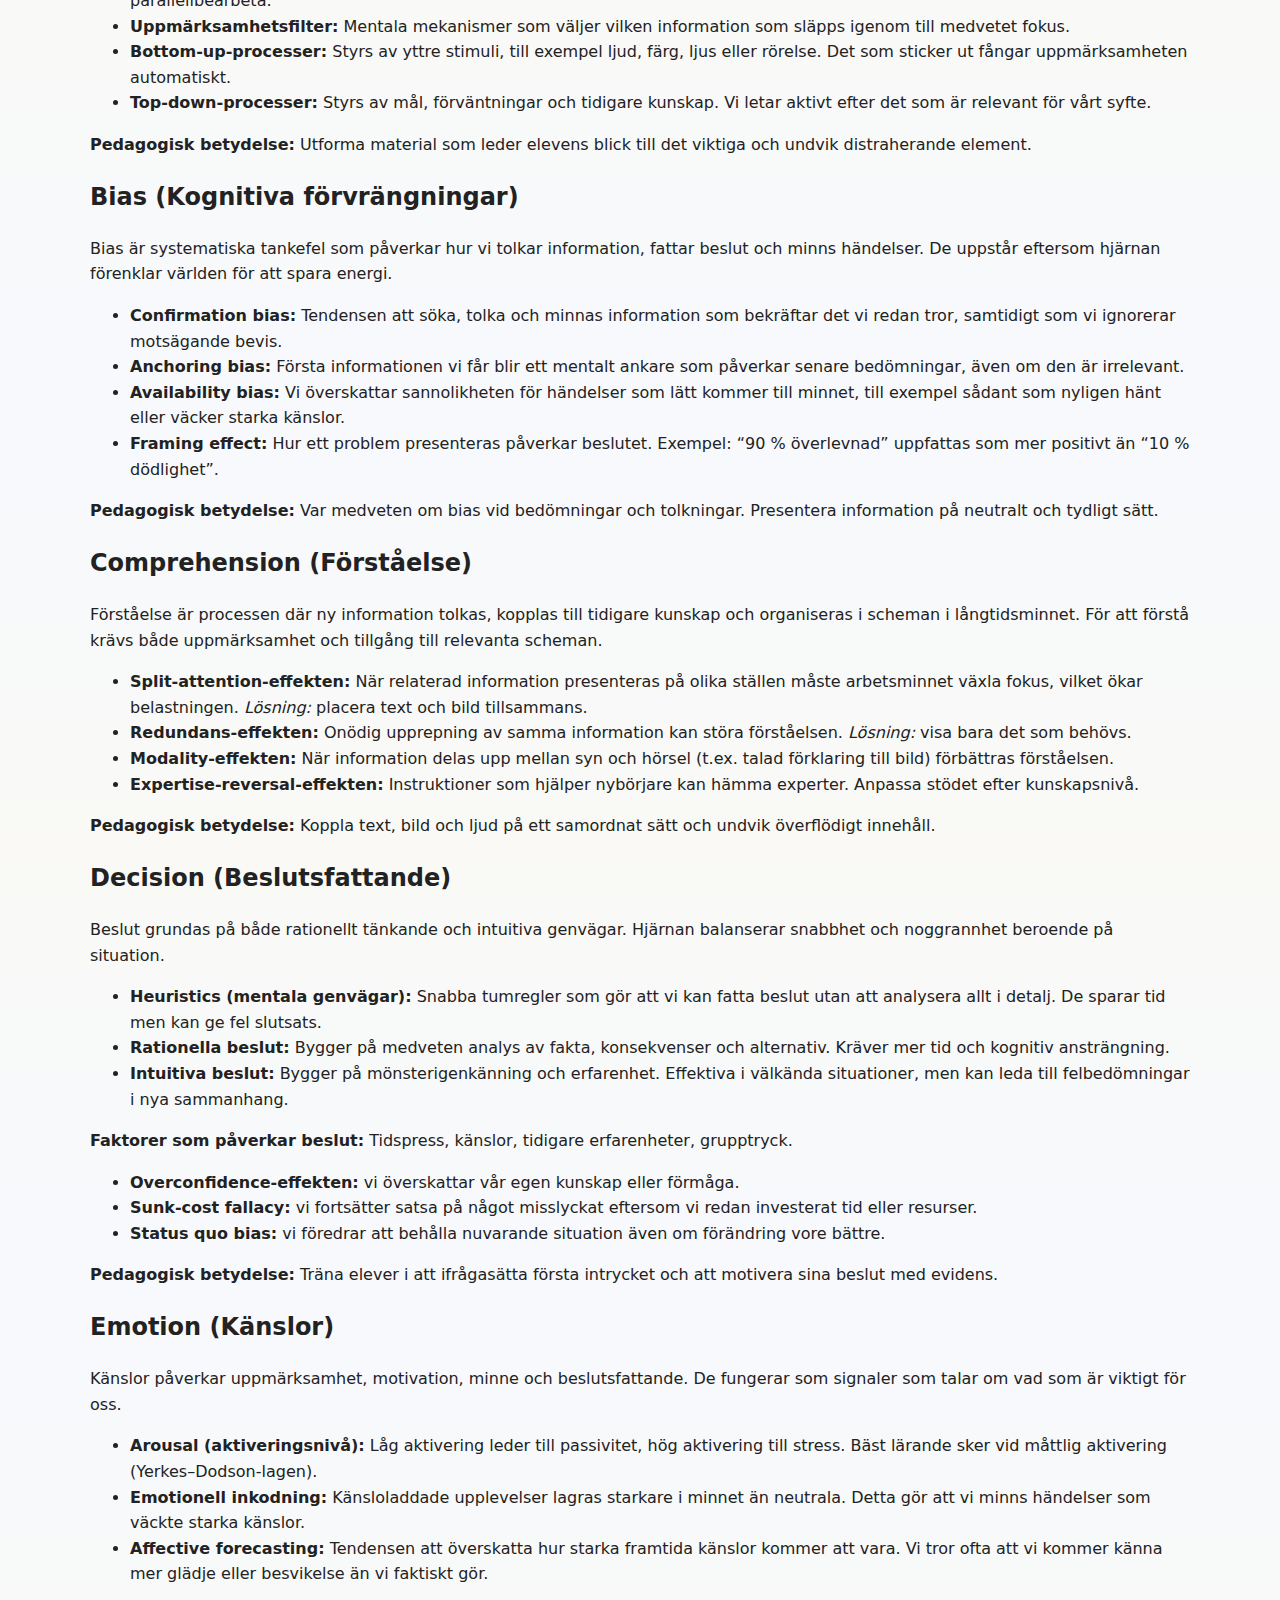
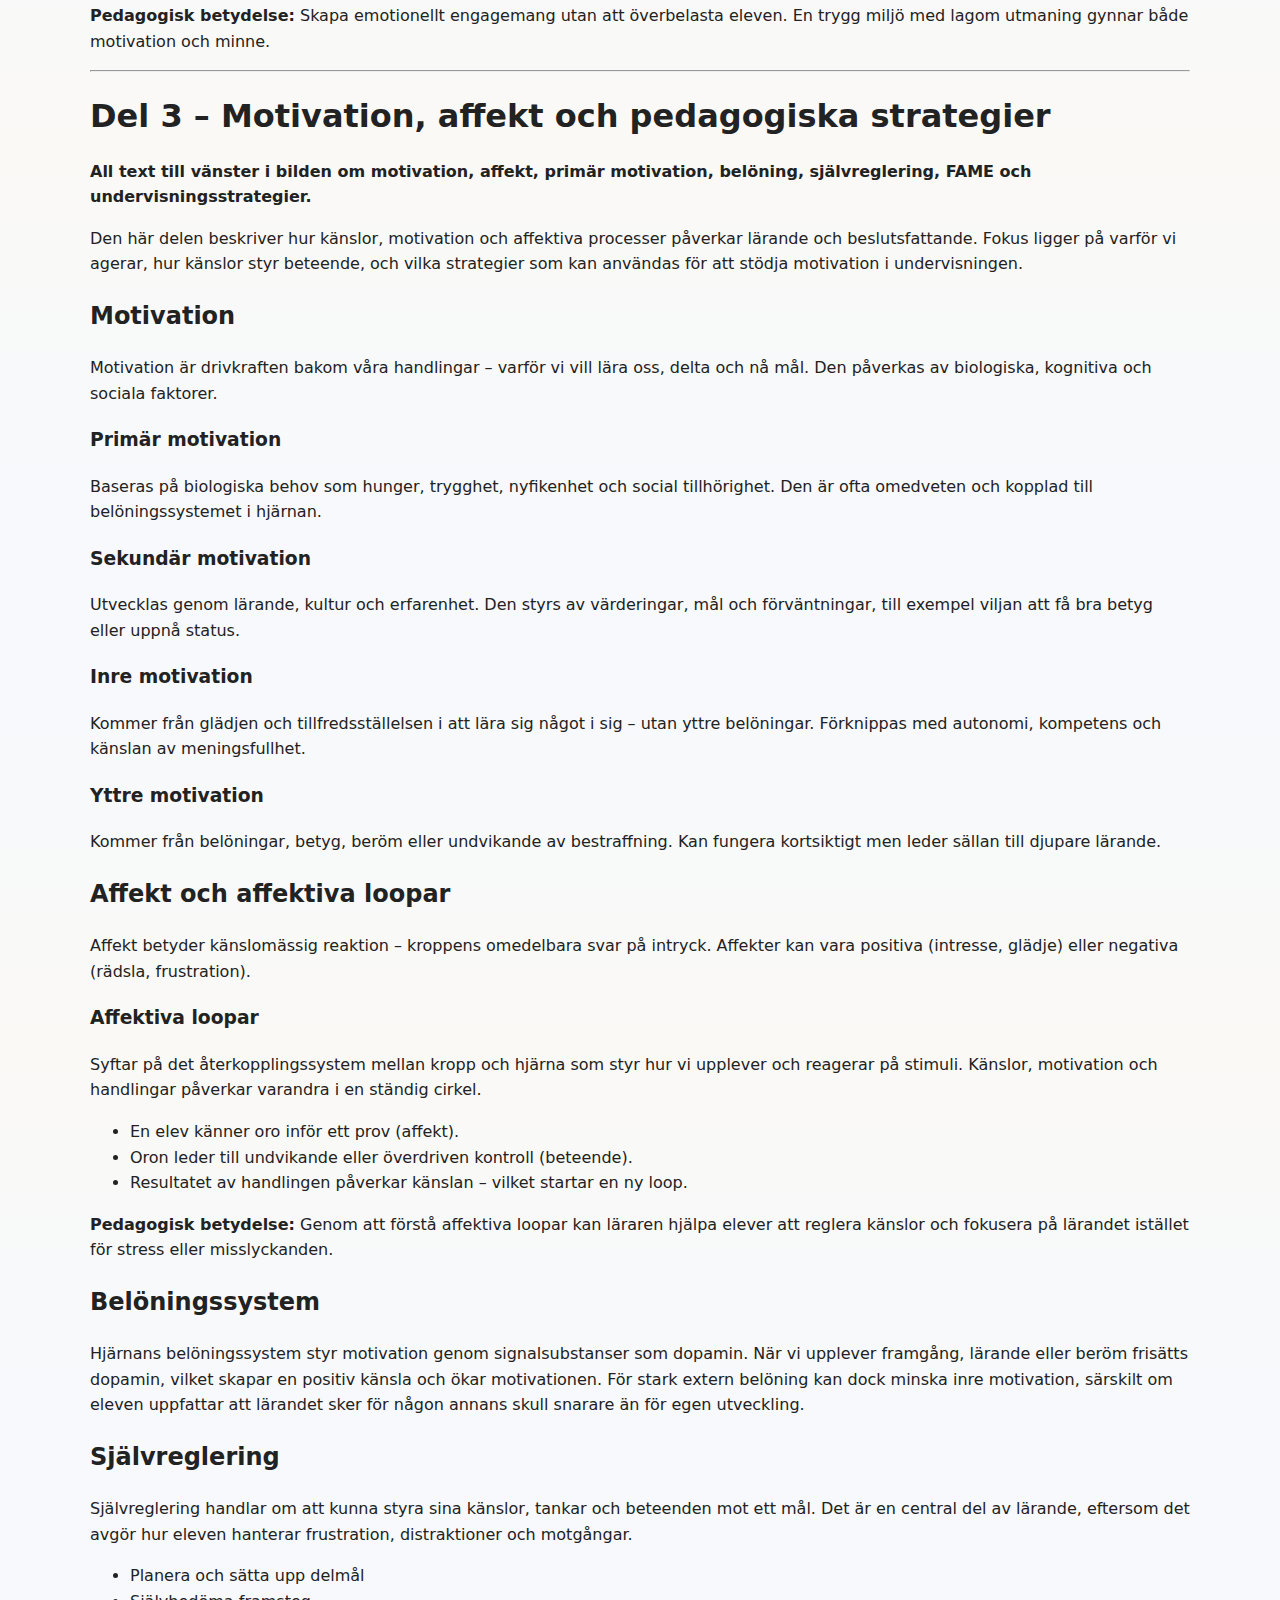
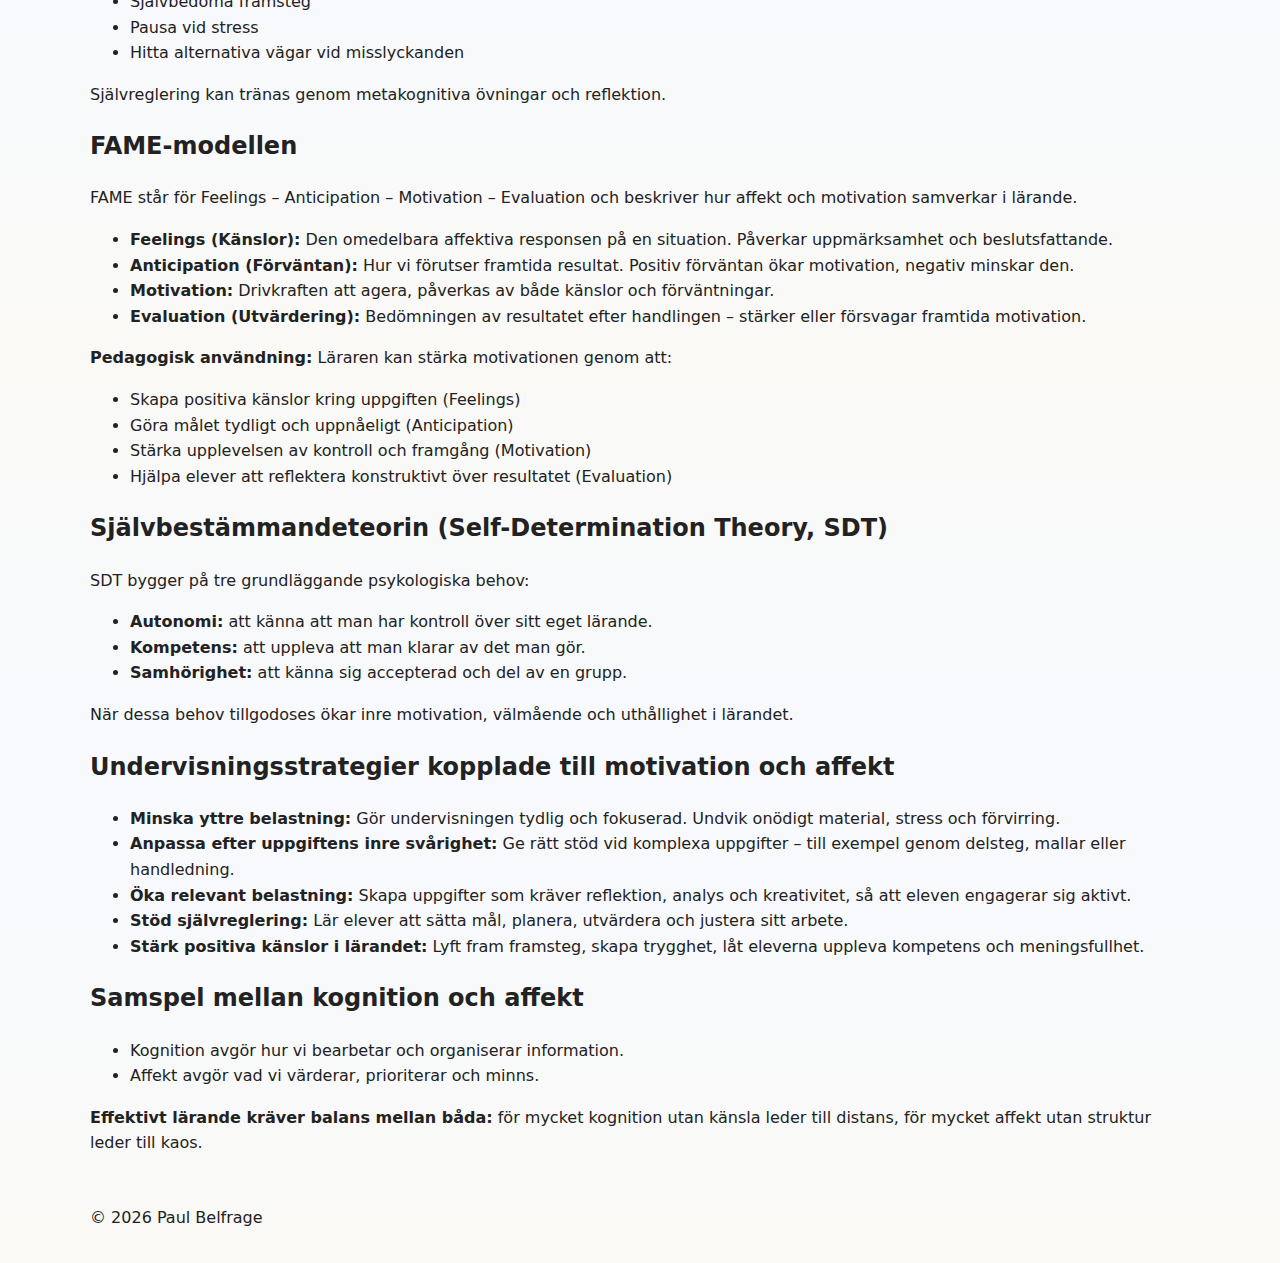
<file: teori.html>
<!doctype html>
<html lang="sv">

<head>
    <meta charset="utf-8" />
    <meta name="viewport" content="width=device-width, initial-scale=1" />
    <meta name="description" content="Teoretisk bakgrund om Science of Learning och kognitiv belastning." />
    <title>Teori – The Science of Learning</title>
    <link rel="stylesheet" href="./assets/css/styles.css" />
</head>

<body>
    <a class="skip-link" href="#main">Hoppa till innehåll</a>
    <header class="site-header">
        <div class="container header-inner">
            <a class="brand" href="./">The Science of Learning</a>
            <nav aria-label="Huvudmeny">
                <button class="nav-toggle" aria-expanded="false" aria-controls="primary-nav">Meny</button>
                <ul id="primary-nav" class="nav">
                    <li><a href="teori.html">Teori</a></li>
                    <li><a href="strategier.html">Strategier</a></li>
                    <li><a href="lararkompassen.html">Lärarkompassen</a></li>
                    <li><a href="resurser.html">Resurser</a></li>
                    <li><a href="om.html">Om</a></li>
                </ul>
            </nav>
            <button id="theme-toggle" aria-label="Växla mörkt/ljust läge" style="margin-left:1rem;">🌙 / ☀️</button>
        </div>
    </header>
    <div class="lararkompassen-banner container" role="region" aria-label="Lärarkompassen-banner">
        <p><a href="https://chatgpt.com/g/g-68f9e45269fc8191842785bf87837dce-larcoachen-the-science-of-learning"
                target="_blank" rel="noopener"><strong>Lärarkompassen  The Science of Learning</strong>  En AI-baserad
                lärandecoach som
                översätter forskning om hur människor lär sig till praktiska tips för klassrummet.</a></p>
    </div>
    <main id="main" class="container">
        <nav class="toc" aria-label="Innehållsförteckning" style="margin-bottom:2rem;">
            <h2>Innehåll</h2>
            <ul>
                <li><a href="#del1">Del 1 – Kognitiv belastningsteori (CLT)</a>
                    <ul>
                        <li><a href="#oversikt">Översikt</a></li>
                        <li><a href="#arbetsminne">Arbetsminne</a></li>
                        <li><a href="#langtidsminne">Långtidsminne</a></li>
                        <li><a href="#typer-belastning">Tre typer av kognitiv belastning</a></li>
                        <li><a href="#pedagogiska-principer">Pedagogiska principer</a></li>
                        <li><a href="#effekter">Effekter och designprinciper</a></li>
                    </ul>
                </li>
                <li><a href="#del2">Del 2 – Uppmärksamhet, förståelse, beslut och känslor</a>
                    <ul>
                        <li><a href="#attention">Attention (Uppmärksamhet)</a></li>
                        <li><a href="#bias">Bias (Kognitiva förvrängningar)</a></li>
                        <li><a href="#comprehension">Comprehension (Förståelse)</a></li>
                        <li><a href="#decision">Decision (Beslutsfattande)</a></li>
                        <li><a href="#emotion">Emotion (Känslor)</a></li>
                    </ul>
                </li>
                <li><a href="#del3">Del 3 – Motivation, affekt och pedagogiska strategier</a>
                    <ul>
                        <li><a href="#motivation">Motivation</a></li>
                        <li><a href="#affekt">Affekt och affektiva loopar</a></li>
                        <li><a href="#beloningssystem">Belöningssystem</a></li>
                        <li><a href="#sjalvreglering">Självreglering</a></li>
                        <li><a href="#fame">FAME-modellen</a></li>
                        <li><a href="#sdt">Självbestämmandeteorin (SDT)</a></li>
                        <li><a href="#undervisningsstrategier">Undervisningsstrategier</a></li>
                        <li><a href="#samspel">Samspel mellan kognition och affekt</a></li>
                    </ul>
                </li>
            </ul>
        </nav>
        <h1>Del 1 – Kognitiv belastningsteori (CLT)</h1>
        <a id="del1"></a>
        <p><strong>Arbetsminne, långtidsminne, de tre belastningstyperna, scheman, automatisering, pedagogiska principer
                och effekter.</strong></p>
        <h2>Översikt</h2>
        <a id="oversikt"></a>
        <p>Kognitiv belastningsteori (CLT) beskriver hur arbetsminnets begränsningar påverkar inlärning och hur
            undervisning kan utformas för att optimera kognitiv kapacitet. Teorin skiljer mellan tre typer av
            belastning: inre, yttre och relevant (germane).</p>
        <h2>Arbetsminne</h2>
        <a id="arbetsminne"></a>
        <p>Arbetsminnet är den del av vårt kognitiva system som bearbetar information i stunden. Det har begränsad
            kapacitet och kan hålla cirka 3–5 informationsenheter åt gången. När informationen inte repeteras eller
            kopplas till tidigare kunskap försvinner den snabbt.</p>
        <h2>Långtidsminne</h2>
        <a id="langtidsminne"></a>
        <p>Långtidsminnet lagrar kunskap och erfarenheter som kan hämtas när vi behöver dem. Det har i praktiken
            obegränsad kapacitet och organiserar kunskap i scheman – mentala strukturer som hjälper oss tolka ny
            information effektivt. Ju fler scheman som automatiseras, desto mindre belastning på arbetsminnet.</p>
        <h2>Tre typer av kognitiv belastning</h2>
        <a id="typer-belastning"></a>
        <h3>Inre belastning (Intrinsic load)</h3>
        <p>Beror på uppgiftens inneboende svårighetsgrad – alltså hur många element som måste förstås och hur de hänger
            ihop.<br>Exempel: att förstå programmeringsbegrepp som loopar, variabler och villkor samtidigt kräver hög
            inre belastning.</p>
        <ul>
            <li>Segmentering: dela upp uppgiften i mindre delar.</li>
            <li>Förförståelse: skapa bakgrundskunskap innan eleven börjar.</li>
            <li>Progression: börja enkelt, öka komplexitet gradvis.</li>
            <li>Worked examples: visa färdiga exempel innan eleverna försöker själva.</li>
        </ul>
        <h3>Yttre belastning (Extraneous load)</h3>
        <p>Uppstår på grund av hur information presenteras, inte av själva innehållet. Den tar upp mental kapacitet utan
            att bidra till förståelse.<br>Exempel: onödiga dekorationer, otydliga instruktioner, dålig layout eller för
            mycket text.</p>
        <ul>
            <li>Sammanhängande presentation av text och bild.</li>
            <li>Enkel design utan distraktioner.</li>
            <li>Undvika redundans (samma information upprepas i onödan).</li>
            <li>Undvika split attention (när man måste växla mellan flera källor för att förstå).</li>
            <li>Placera relaterad information nära varandra.</li>
        </ul>
        <h3>Relevant belastning (Germane load)</h3>
        <p>Den kognitiva ansträngning som bidrar till lärande, genom att bygga och automatisera scheman. Det är alltså
            “nyttig belastning”.</p>
        <ul>
            <li>Reflektion och metakognition.</li>
            <li>Att eleven aktivt bearbetar materialet.</li>
            <li>Jämförelse mellan olika lösningar.</li>
            <li>Att koppla teori till exempel eller egna erfarenheter.</li>
        </ul>
        <h2>Pedagogiska principer</h2>
        <a id="pedagogiska-principer"></a>
        <ul>
            <li><strong>Förförståelse:</strong> Tidigare kunskap underlättar inlärning. Genom att aktivera den kan
                eleven förstå nya begrepp snabbare.</li>
            <li><strong>Scheman:</strong> Mentala modeller som organiserar kunskap i långtidsminnet. De gör att vi
                snabbt känner igen mönster och löser problem effektivare.</li>
            <li><strong>Automatisering:</strong> När en färdighet blir inövad och kräver minimal medveten ansträngning
                frigörs kapacitet i arbetsminnet.</li>
            <li><strong>Multimodalitet:</strong> Information som presenteras genom flera sinnen (t.ex. text + bild eller
                tal + bild) kan förbättra inlärningen – om modaliteterna kompletterar varandra.</li>
            <li><strong>Segmentering:</strong> Dela upp undervisningen i hanterbara delar för att minska belastning.
            </li>
            <li><strong>Worked examples:</strong> Genomarbetade exempel visar steg-för-steg-lösningar och hjälper
                nybörjare förstå strukturen innan de provar själva.</li>
            <li><strong>Fading:</strong> Gradvis minskning av stöd i takt med att eleven blir mer självständig.</li>
        </ul>
        <h2>Effekter och designprinciper (inom CLT och CTML)</h2>
        <a id="effekter"></a>
        <ul>
            <li><strong>Split attention-effekten:</strong> När information är utspridd (t.ex. text och diagram på olika
                ställen) ökar belastningen. <em>Lösning:</em> kombinera text och bild på samma plats.</li>
            <li><strong>Redundans-effekten:</strong> Onödig upprepning av samma information försvårar inlärning.
                <em>Lösning:</em> ta bort överflödiga element.
            </li>
            <li><strong>Modality-effekten:</strong> Inlärningen förbättras när information presenteras genom flera
                kompletterande modaliteter – t.ex. bild + tal.</li>
            <li><strong>Expertise reversal-effekten:</strong> Stöd som hjälper nybörjare kan hämma experter.
                <em>Lösning:</em> anpassa materialet efter erfarenhetsnivå.
            </li>
            <li><strong>Coherence-effekten:</strong> Ta bort allt som inte bidrar till förståelsen – även om det verkar
                intressant.</li>
            <li><strong>Signaling-effekten:</strong> Använd visuella markörer (pilar, färger, rubriker) för att styra
                uppmärksamheten mot det viktiga.</li>
        </ul>
        <hr>
        <h1>Del 2 – Uppmärksamhet, förståelse, beslut och känslor</h1>
        <a id="del2"></a>
        <p><strong>Attention, Bias, Comprehension, Decision, Emotion — inklusive alla effekter och exempel.</strong></p>
        <p>Denna del förklarar hur hjärnan bearbetar information i fem steg: <strong>Attention → Bias → Comprehension →
                Decision → Emotion</strong>. De här processerna samverkar och påverkar hur vi tolkar, minns och reagerar
            på information.</p>
        <h2>Attention (Uppmärksamhet)</h2>
        <a id="attention"></a>
        <p>Uppmärksamhet handlar om hur vi riktar vårt mentala fokus. Den styr vilken information som bearbetas i
            arbetsminnet och vilken som filtreras bort.</p>
        <ul>
            <li><strong>Selektiv uppmärksamhet:</strong> Vi fokuserar på viss information och ignorerar resten. Hjärnan
                väljer ut det som verkar viktigast i stunden.</li>
            <li><strong>Delad uppmärksamhet:</strong> När vi försöker hantera flera uppgifter samtidigt minskar
                effektiviteten. Arbetsminnet har svårt att parallellbearbeta.</li>
            <li><strong>Uppmärksamhetsfilter:</strong> Mentala mekanismer som väljer vilken information som släpps
                igenom till medvetet fokus.</li>
            <li><strong>Bottom-up-processer:</strong> Styrs av yttre stimuli, till exempel ljud, färg, ljus eller
                rörelse. Det som sticker ut fångar uppmärksamheten automatiskt.</li>
            <li><strong>Top-down-processer:</strong> Styrs av mål, förväntningar och tidigare kunskap. Vi letar aktivt
                efter det som är relevant för vårt syfte.</li>
        </ul>
        <p><strong>Pedagogisk betydelse:</strong> Utforma material som leder elevens blick till det viktiga och undvik
            distraherande element.</p>
        <h2>Bias (Kognitiva förvrängningar)</h2>
        <a id="bias"></a>
        <p>Bias är systematiska tankefel som påverkar hur vi tolkar information, fattar beslut och minns händelser. De
            uppstår eftersom hjärnan förenklar världen för att spara energi.</p>
        <ul>
            <li><strong>Confirmation bias:</strong> Tendensen att söka, tolka och minnas information som bekräftar det
                vi redan tror, samtidigt som vi ignorerar motsägande bevis.</li>
            <li><strong>Anchoring bias:</strong> Första informationen vi får blir ett mentalt ankare som påverkar senare
                bedömningar, även om den är irrelevant.</li>
            <li><strong>Availability bias:</strong> Vi överskattar sannolikheten för händelser som lätt kommer till
                minnet, till exempel sådant som nyligen hänt eller väcker starka känslor.</li>
            <li><strong>Framing effect:</strong> Hur ett problem presenteras påverkar beslutet. Exempel: “90 %
                överlevnad” uppfattas som mer positivt än “10 % dödlighet”.</li>
        </ul>
        <p><strong>Pedagogisk betydelse:</strong> Var medveten om bias vid bedömningar och tolkningar. Presentera
            information på neutralt och tydligt sätt.</p>
        <h2>Comprehension (Förståelse)</h2>
        <a id="comprehension"></a>
        <p>Förståelse är processen där ny information tolkas, kopplas till tidigare kunskap och organiseras i scheman i
            långtidsminnet. För att förstå krävs både uppmärksamhet och tillgång till relevanta scheman.</p>
        <ul>
            <li><strong>Split-attention-effekten:</strong> När relaterad information presenteras på olika ställen måste
                arbetsminnet växla fokus, vilket ökar belastningen. <em>Lösning:</em> placera text och bild tillsammans.
            </li>
            <li><strong>Redundans-effekten:</strong> Onödig upprepning av samma information kan störa förståelsen.
                <em>Lösning:</em> visa bara det som behövs.
            </li>
            <li><strong>Modality-effekten:</strong> När information delas upp mellan syn och hörsel (t.ex. talad
                förklaring till bild) förbättras förståelsen.</li>
            <li><strong>Expertise-reversal-effekten:</strong> Instruktioner som hjälper nybörjare kan hämma experter.
                Anpassa stödet efter kunskapsnivå.</li>
        </ul>
        <p><strong>Pedagogisk betydelse:</strong> Koppla text, bild och ljud på ett samordnat sätt och undvik
            överflödigt innehåll.</p>
        <h2>Decision (Beslutsfattande)</h2>
        <a id="decision"></a>
        <p>Beslut grundas på både rationellt tänkande och intuitiva genvägar. Hjärnan balanserar snabbhet och
            noggrannhet beroende på situation.</p>
        <ul>
            <li><strong>Heuristics (mentala genvägar):</strong> Snabba tumregler som gör att vi kan fatta beslut utan
                att analysera allt i detalj. De sparar tid men kan ge fel slutsats.</li>
            <li><strong>Rationella beslut:</strong> Bygger på medveten analys av fakta, konsekvenser och alternativ.
                Kräver mer tid och kognitiv ansträngning.</li>
            <li><strong>Intuitiva beslut:</strong> Bygger på mönsterigenkänning och erfarenhet. Effektiva i välkända
                situationer, men kan leda till felbedömningar i nya sammanhang.</li>
        </ul>
        <p><strong>Faktorer som påverkar beslut:</strong> Tidspress, känslor, tidigare erfarenheter, grupptryck.</p>
        <ul>
            <li><strong>Overconfidence-effekten:</strong> vi överskattar vår egen kunskap eller förmåga.</li>
            <li><strong>Sunk-cost fallacy:</strong> vi fortsätter satsa på något misslyckat eftersom vi redan investerat
                tid eller resurser.</li>
            <li><strong>Status quo bias:</strong> vi föredrar att behålla nuvarande situation även om förändring vore
                bättre.</li>
        </ul>
        <p><strong>Pedagogisk betydelse:</strong> Träna elever i att ifrågasätta första intrycket och att motivera sina
            beslut med evidens.</p>
        <h2>Emotion (Känslor)</h2>
        <a id="emotion"></a>
        <p>Känslor påverkar uppmärksamhet, motivation, minne och beslutsfattande. De fungerar som signaler som talar om
            vad som är viktigt för oss.</p>
        <ul>
            <li><strong>Arousal (aktiveringsnivå):</strong> Låg aktivering leder till passivitet, hög aktivering till
                stress. Bäst lärande sker vid måttlig aktivering (Yerkes–Dodson-lagen).</li>
            <li><strong>Emotionell inkodning:</strong> Känsloladdade upplevelser lagras starkare i minnet än neutrala.
                Detta gör att vi minns händelser som väckte starka känslor.</li>
            <li><strong>Affective forecasting:</strong> Tendensen att överskatta hur starka framtida känslor kommer att
                vara. Vi tror ofta att vi kommer känna mer glädje eller besvikelse än vi faktiskt gör.</li>
        </ul>
        <p><strong>Pedagogisk betydelse:</strong> Skapa emotionellt engagemang utan att överbelasta eleven. En trygg
            miljö med lagom utmaning gynnar både motivation och minne.</p>
        <hr>
        <h1>Del 3 – Motivation, affekt och pedagogiska strategier</h1>
        <a id="del3"></a>
        <p><strong>All text till vänster i bilden om motivation, affekt, primär motivation, belöning, självreglering,
                FAME och undervisningsstrategier.</strong></p>
        <p>Den här delen beskriver hur känslor, motivation och affektiva processer påverkar lärande och beslutsfattande.
            Fokus ligger på varför vi agerar, hur känslor styr beteende, och vilka strategier som kan användas för att
            stödja motivation i undervisningen.</p>
        <h2>Motivation</h2>
        <a id="motivation"></a>
        <p>Motivation är drivkraften bakom våra handlingar – varför vi vill lära oss, delta och nå mål. Den påverkas av
            biologiska, kognitiva och sociala faktorer.</p>
        <h3>Primär motivation</h3>
        <p>Baseras på biologiska behov som hunger, trygghet, nyfikenhet och social tillhörighet. Den är ofta omedveten
            och kopplad till belöningssystemet i hjärnan.</p>
        <h3>Sekundär motivation</h3>
        <p>Utvecklas genom lärande, kultur och erfarenhet. Den styrs av värderingar, mål och förväntningar, till exempel
            viljan att få bra betyg eller uppnå status.</p>
        <h3>Inre motivation</h3>
        <p>Kommer från glädjen och tillfredsställelsen i att lära sig något i sig – utan yttre belöningar. Förknippas
            med autonomi, kompetens och känslan av meningsfullhet.</p>
        <h3>Yttre motivation</h3>
        <p>Kommer från belöningar, betyg, beröm eller undvikande av bestraffning. Kan fungera kortsiktigt men leder
            sällan till djupare lärande.</p>
        <h2>Affekt och affektiva loopar</h2>
        <a id="affekt"></a>
        <p>Affekt betyder känslomässig reaktion – kroppens omedelbara svar på intryck. Affekter kan vara positiva
            (intresse, glädje) eller negativa (rädsla, frustration).</p>
        <h3>Affektiva loopar</h3>
        <p>Syftar på det återkopplingssystem mellan kropp och hjärna som styr hur vi upplever och reagerar på stimuli.
            Känslor, motivation och handlingar påverkar varandra i en ständig cirkel.</p>
        <ul>
            <li>En elev känner oro inför ett prov (affekt).</li>
            <li>Oron leder till undvikande eller överdriven kontroll (beteende).</li>
            <li>Resultatet av handlingen påverkar känslan – vilket startar en ny loop.</li>
        </ul>
        <p><strong>Pedagogisk betydelse:</strong> Genom att förstå affektiva loopar kan läraren hjälpa elever att
            reglera känslor och fokusera på lärandet istället för stress eller misslyckanden.</p>
        <h2>Belöningssystem</h2>
        <a id="beloningssystem"></a>
        <p>Hjärnans belöningssystem styr motivation genom signalsubstanser som dopamin. När vi upplever framgång,
            lärande eller beröm frisätts dopamin, vilket skapar en positiv känsla och ökar motivationen. För stark
            extern belöning kan dock minska inre motivation, särskilt om eleven uppfattar att lärandet sker för någon
            annans skull snarare än för egen utveckling.</p>
        <h2>Självreglering</h2>
        <a id="sjalvreglering"></a>
        <p>Självreglering handlar om att kunna styra sina känslor, tankar och beteenden mot ett mål. Det är en central
            del av lärande, eftersom det avgör hur eleven hanterar frustration, distraktioner och motgångar.</p>
        <ul>
            <li>Planera och sätta upp delmål</li>
            <li>Självbedöma framsteg</li>
            <li>Pausa vid stress</li>
            <li>Hitta alternativa vägar vid misslyckanden</li>
        </ul>
        <p>Självreglering kan tränas genom metakognitiva övningar och reflektion.</p>
        <h2>FAME-modellen</h2>
        <a id="fame"></a>
        <p>FAME står för Feelings – Anticipation – Motivation – Evaluation och beskriver hur affekt och motivation
            samverkar i lärande.</p>
        <ul>
            <li><strong>Feelings (Känslor):</strong> Den omedelbara affektiva responsen på en situation. Påverkar
                uppmärksamhet och beslutsfattande.</li>
            <li><strong>Anticipation (Förväntan):</strong> Hur vi förutser framtida resultat. Positiv förväntan ökar
                motivation, negativ minskar den.</li>
            <li><strong>Motivation:</strong> Drivkraften att agera, påverkas av både känslor och förväntningar.</li>
            <li><strong>Evaluation (Utvärdering):</strong> Bedömningen av resultatet efter handlingen – stärker eller
                försvagar framtida motivation.</li>
        </ul>
        <p><strong>Pedagogisk användning:</strong> Läraren kan stärka motivationen genom att:</p>
        <ul>
            <li>Skapa positiva känslor kring uppgiften (Feelings)</li>
            <li>Göra målet tydligt och uppnåeligt (Anticipation)</li>
            <li>Stärka upplevelsen av kontroll och framgång (Motivation)</li>
            <li>Hjälpa elever att reflektera konstruktivt över resultatet (Evaluation)</li>
        </ul>
        <h2>Självbestämmandeteorin (Self-Determination Theory, SDT)</h2>
        <a id="sdt"></a>
        <p>SDT bygger på tre grundläggande psykologiska behov:</p>
        <ul>
            <li><strong>Autonomi:</strong> att känna att man har kontroll över sitt eget lärande.</li>
            <li><strong>Kompetens:</strong> att uppleva att man klarar av det man gör.</li>
            <li><strong>Samhörighet:</strong> att känna sig accepterad och del av en grupp.</li>
        </ul>
        <p>När dessa behov tillgodoses ökar inre motivation, välmående och uthållighet i lärandet.</p>
        <h2>Undervisningsstrategier kopplade till motivation och affekt</h2>
        <a id="undervisningsstrategier"></a>
        <ul>
            <li><strong>Minska yttre belastning:</strong> Gör undervisningen tydlig och fokuserad. Undvik onödigt
                material, stress och förvirring.</li>
            <li><strong>Anpassa efter uppgiftens inre svårighet:</strong> Ge rätt stöd vid komplexa uppgifter – till
                exempel genom delsteg, mallar eller handledning.</li>
            <li><strong>Öka relevant belastning:</strong> Skapa uppgifter som kräver reflektion, analys och kreativitet,
                så att eleven engagerar sig aktivt.</li>
            <li><strong>Stöd självreglering:</strong> Lär elever att sätta mål, planera, utvärdera och justera sitt
                arbete.</li>
            <li><strong>Stärk positiva känslor i lärandet:</strong> Lyft fram framsteg, skapa trygghet, låt eleverna
                uppleva kompetens och meningsfullhet.</li>
        </ul>
        <h2>Samspel mellan kognition och affekt</h2>
        <a id="samspel"></a>
        <ul>
            <li>Kognition avgör hur vi bearbetar och organiserar information.</li>
            <li>Affekt avgör vad vi värderar, prioriterar och minns.</li>
        </ul>
        <p><strong>Effektivt lärande kräver balans mellan båda:</strong> för mycket kognition utan känsla leder till
            distans, för mycket affekt utan struktur leder till kaos.</p>
    </main>
    <footer class="site-footer">
        <button id="back-to-top" aria-label="Till toppen"
            style="position:fixed;bottom:2rem;right:2rem;z-index:1000;padding:0.7em 1.2em;font-size:1.2em;border-radius:2em;background:var(--color-accent,#3a7);color:#fff;border:none;box-shadow:0 2px 8px rgba(0,0,0,0.15);cursor:pointer;">↑
            Till toppen</button>
        <div class="container footer-inner">
            <p>© <span id="year"></span> Paul Belfrage</p>
        </div>
    </footer>
    <script src="./assets/js/main.js"></script>
</body>
<script>
    document.getElementById('back-to-top').addEventListener('click', function () {
        window.scrollTo({ top: 0, behavior: 'smooth' })
    });
</script>
</body>

</html>
</file>
<file: assets/css/styles.css>
/* Innehållsförteckning teori.html */
.toc a {
  color: #3a7;
  background: none;
  text-decoration: none;
  border-radius: 0;
  padding: 0;
  margin: 0 0.15em 0.25em 0;
  transition:
    text-decoration 0.2s,
    color 0.2s;
  display: inline-block;
}
.toc a:hover,
.toc a:focus {
  text-decoration: underline;
}
/* Book list links: green text, no background, underline only on hover/focus */
.book-list .book-entry a,
.pres {
  color: #3a7;
  text-decoration: none;
  transition:
    text-decoration 0.2s,
    color 0.2s;
}
.book-list .book-entry a:hover,
.book-list .book-entry a:focus {
  text-decoration: underline;
}
/* Base */
:root {
  --bg: #f7f9fc;
  --card: #faf9f6;
  --text: #222;
  --muted: #555;
  --brand: #0077cc;
  --brand-2: #4caf50;
  --accent: #ffd166;
}
.lararkompassen-banner {
  transition:
    background 0.3s,
    color 0.3s;
}

:root[data-theme="dark"] {
  --bg: #100d08;
  --card: #0a0a0a;
  --text: #e6eef8;
  --muted: #b6c2d0;
  --brand: #5cc8ff;
  --brand-2: #8acb88;
  --accent: #ffd166;
}
* {
  box-sizing: border-box;
}
html,
body {
  height: 100%;
}
body {
  margin: 0;
  font-family: system-ui, sans-serif;
  font-weight: normal;
  line-height: 1.6;
  color: var(--text);
  /* Mjukare övergång i båda ändar: fler färgstopp närmare kanterna ger en jämn toning */
  background: linear-gradient(
    180deg,
    var(--bg) 0%,
    var(--bg) 12%,
    var(--card) 50%,
    var(--bg) 88%,
    var(--bg) 100%
  );
}

.subjects > li {
  margin-top: 3svh;
}

.container {
  width: 92%;
  max-width: 1100px;
  margin: 0 auto;
}
.skip-link {
  position: absolute;
  left: -999px;
  top: auto;
}
.skip-link:focus {
  left: 1rem;
  top: 1rem;
  background: #000;
  color: #fff;
  padding: 0.5rem 1rem;
}

/* Header */
.site-header {
  position: sticky;
  top: 0;
  z-index: 20;
  backdrop-filter: blur(8px);
  /*  background: rgba(11, 15, 20, 0.65); */
  border-bottom: 1px solid rgba(255, 255, 255, 0.09);
}
#theme-toggle {
  background: var(--card);
  color: var(--text);
  border: 1px solid var(--muted);
  border-radius: 0.5rem;
  padding: 0.4rem 0.8rem;
  cursor: pointer;
  font-size: 1.1rem;
  transition:
    background 0.2s,
    color 0.2s,
    border 0.2s;
}
#theme-toggle:hover {
  background: var(--brand);
  color: #fff;
  border-color: var(--brand);
}
.header-inner {
  display: flex;
  align-items: center;
  justify-content: space-between;
  padding: 0.8rem 0;
}
.brand {
  color: var(--text);
  font-weight: 700;
  text-decoration: none;
  letter-spacing: 0.2px;
}
.nav {
  list-style: none;
  display: flex;
  gap: 1rem;
  margin: 0;
  padding: 0;
}
.nav a {
  color: var(--muted);
  text-decoration: none;
}

:root[data-theme="light"] .nav a {
  color: var(--text);
}
.nav a[aria-current="page"],
.nav a:hover {
  color: var(--text);
}
.nav.small {
  gap: 0.75rem;
  font-size: 0.9rem;
}
.nav-toggle {
  display: none;
}

/* Hero */
.hero {
  padding: 4rem 0 2.5rem;
  text-align: left;
}
.hero h1 {
  font-size: 2rem;
  line-height: 1.1;
  margin: 0 0 0.8rem;
}
.hero p {
  color: var(--muted);
  margin: 0 0 1.2rem;
}
.cta-row {
  display: flex;
  gap: 0.75rem;
  flex-wrap: wrap;
}

.btn {
  display: inline-block;
  padding: 0.7rem 1rem;
  border: 1px solid rgba(255, 255, 255, 0.15);
  border-radius: 0.6rem;
  color: var(--text);
  text-decoration: none;
  background: linear-gradient(
    180deg,
    rgba(255, 255, 255, 0.06),
    rgba(255, 255, 255, 0.01)
  );
}
.btn.primary {
  border-color: transparent;
  background: linear-gradient(
    180deg,
    rgba(92, 200, 255, 0.28),
    rgba(92, 200, 255, 0.14)
  );
  box-shadow: 0 6px 18px rgba(92, 200, 255, 0.18);
}
.btn:hover {
  transform: translateY(-1px);
}

/* Cards */
.grid.three {
  display: grid;
  grid-template-columns: repeat(3, 1fr);
  gap: 1rem;
  margin: 2rem 0 4rem;
}
.card {
  background: linear-gradient(
    180deg,
    rgba(255, 255, 255, 0.03),
    rgba(255, 255, 255, 0.01)
  );
  border: 1px solid rgba(255, 255, 255, 0.08);
  border-radius: 0.8rem;
  padding: 1rem;
}
.card h2 {
  margin-top: 0;
}
.card .more {
  color: var(--brand);
  text-decoration: none;
}

/* Content */
main h1 {
  margin: 1.2rem 0 0.6rem;
}
section {
  margin: 1.2rem 0 1.8rem;
}
.todo {
  color: var(--accent);
}
.refs {
  padding-left: 1.2rem;
}

/* Badges */
.badges {
  display: flex;
  gap: 0.5rem;
  flex-wrap: wrap;
  margin-top: 0.5rem;
}
.badge {
  display: inline-block;
  font-size: 0.8rem;
  padding: 0.25rem 0.5rem;
  border-radius: 0.5rem;
  text-decoration: none;
  color: #fff;
  background: var(--brand);
  border: 1px solid rgba(255, 255, 255, 0.2);
}
.badge:hover {
  filter: brightness(1.05);
}
.badge.spacing {
  background: #388e3c;
}
.badge.interleaving {
  background: #e6b800;
}
.badge.retrieval {
  background: #005fa3;
}
.badge.multimodal {
  background: #7c4dff;
}
.badge.feedback {
  background: #d32f2f;
}

/* Footer */
.site-footer {
  border-top: 1px solid rgba(255, 255, 255, 0.06);
  /*   background: rgba(11, 15, 20, 0.6); */
}
.footer-inner {
  padding: 1rem 0;
  display: flex;
  align-items: center;
  justify-content: space-between;
}

/* Responsive */
@media (max-width: 760px) {
  .grid.three {
    grid-template-columns: 1fr;
  }
  .nav-toggle {
    display: block;
    background: none;
    color: var(--text);
    border: 1px solid rgba(130, 130, 130, 0.9);
    border-radius: 0.5rem;
    padding: 0.4rem 0.6rem;
  }
  nav .nav {
    display: none;
    position: absolute;
    right: 4%;
    top: 52px;
    background: var(--bg);
    padding: 0.8rem;
    border: 1px solid rgba(119, 119, 119, 0.2);
    border-radius: 0.6rem;
  }
  nav .nav.open {
    display: block;
  }
}

@media (min-width: 900px) {
  .hero h1 {
    font-size: 3rem;
  }
}

./* Lärarkompassen banner shown under header; placeholder description */
.lararkompassen-banner {
  background: linear-gradient(
    180deg,
    rgba(255, 255, 255, 0.02),
    rgba(255, 255, 255, 0.01)
  );
  border: 1px solid rgba(255, 255, 255, 0.04);
  border-radius: 0.5rem;
  padding: 0.75rem 1rem;
  margin: 0.75rem 0 1rem;
  color: var(--muted);
}
.lararkompassen-banner p {
  margin: 0;
}

/* Banner link styles: use green accent and underline only on hover/focus */
.lararkompassen-banner a {
  color: #3a7;
  text-decoration: none;
}
.lararkompassen-banner a:hover,
.lararkompassen-banner a:focus {
  text-decoration: underline;
}

/* Ensure bold text inside the banner also uses the green accent */
.lararkompassen-banner strong {
  color: #3a7;
}
</file>
